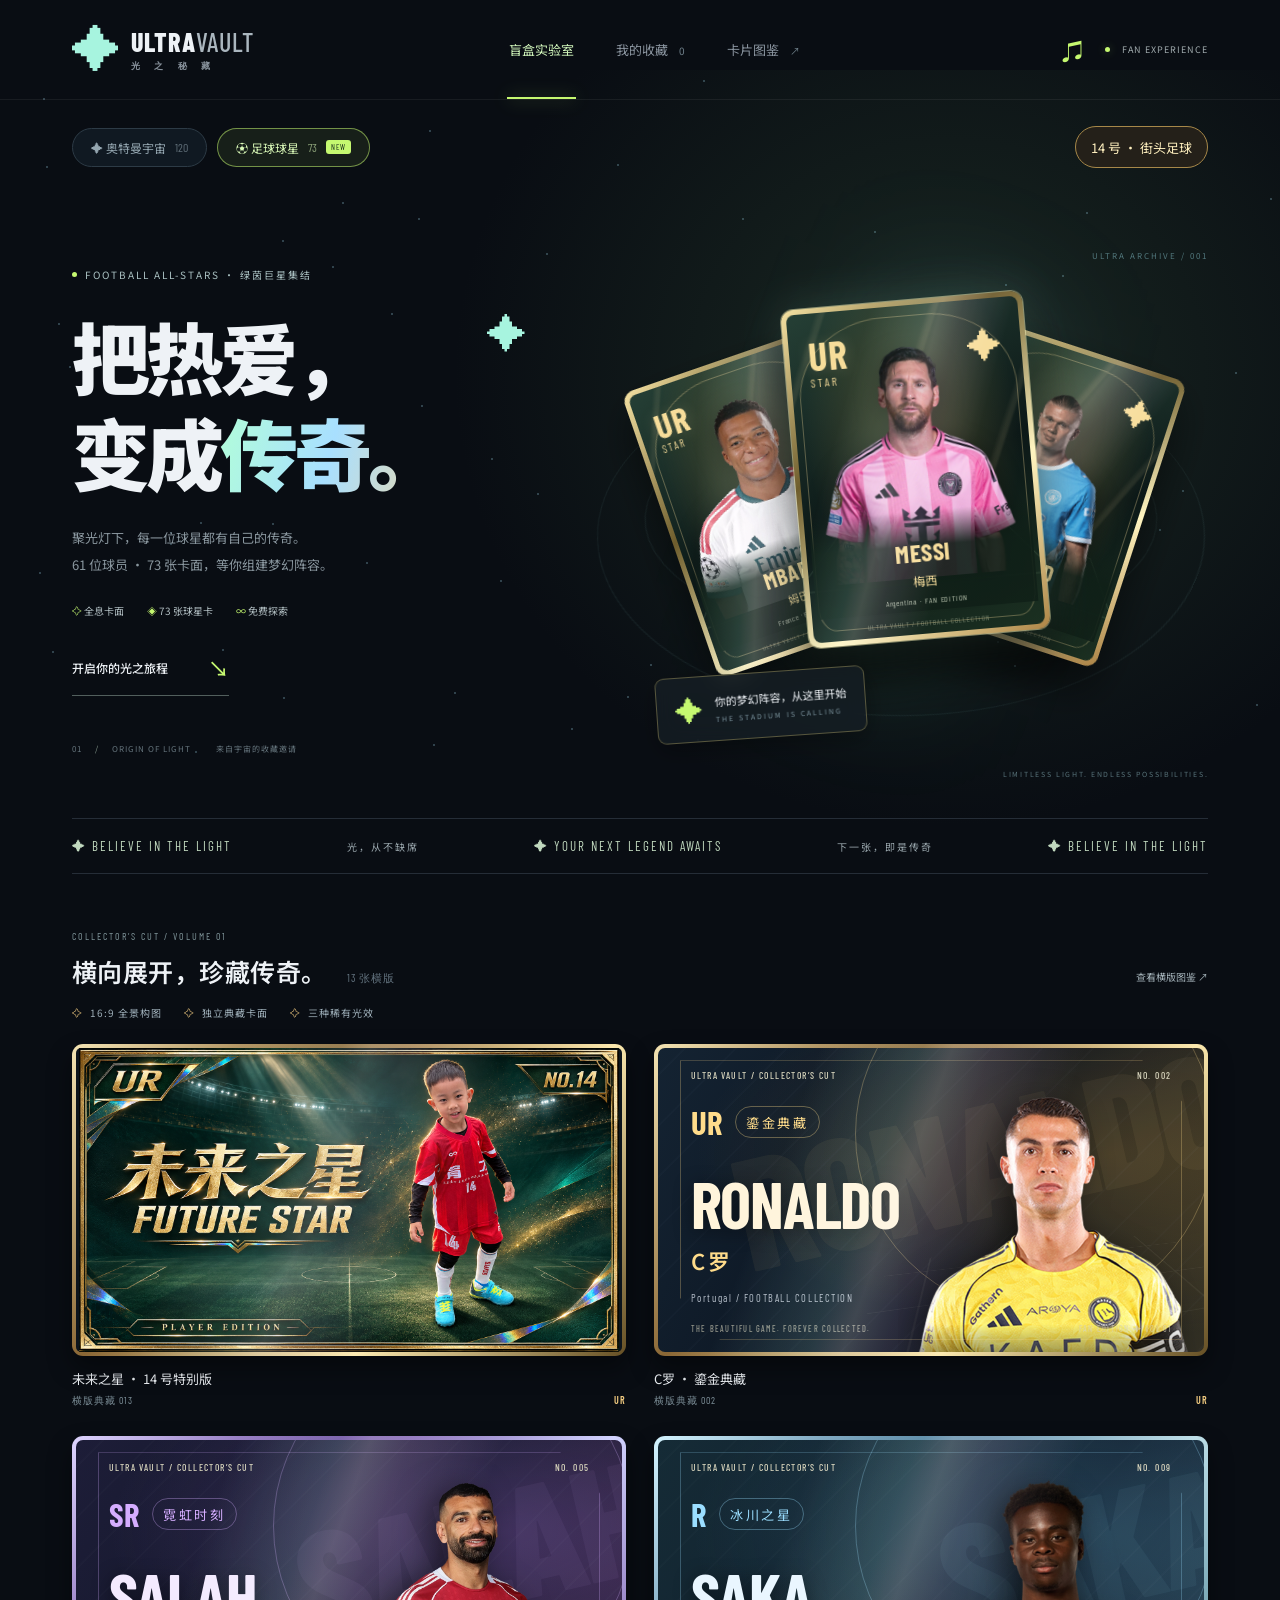
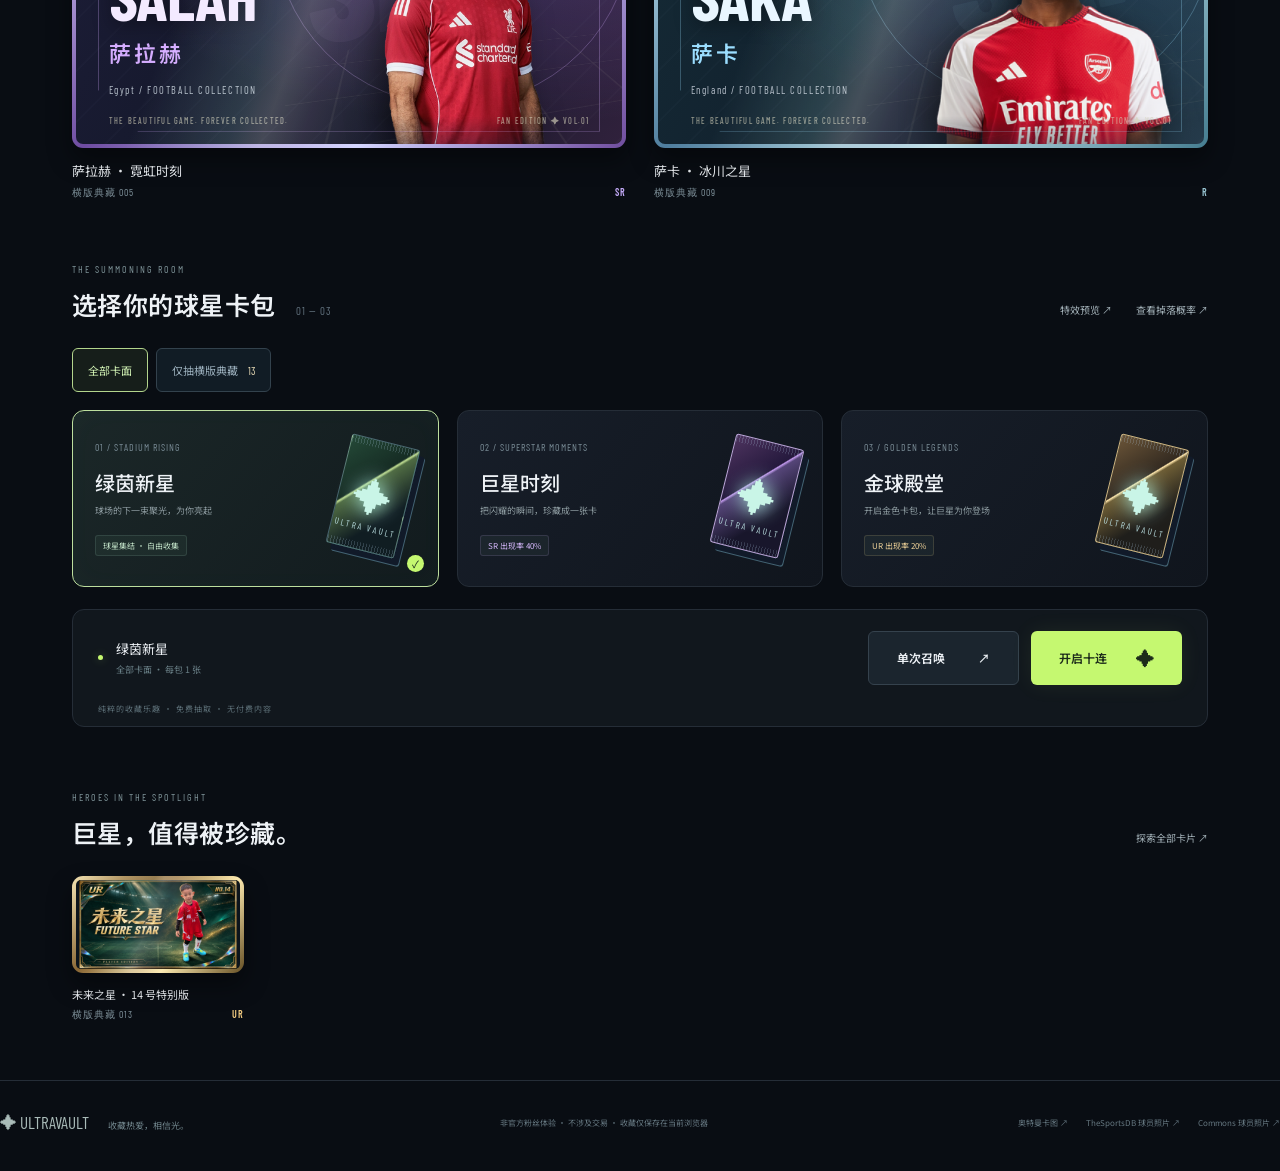
<file: index.html>
<!DOCTYPE html>
<html lang="zh-CN"><head><meta charset="UTF-8"><meta name="viewport" content="width=device-width,initial-scale=1"><meta name="theme-color" content="#090d13"><meta name="description" content="光之秘藏 ULTRA VAULT，足球球星与奥特曼卡片盲盒。193 张卡片，单抽十连、全息动效与收藏图鉴。"><title>光之秘藏 · 球星与奥特曼抽卡</title><link rel="stylesheet" href="style.css?v=stars-60"><link rel="stylesheet" href="experience.css?v=future-star"></head>
<body>
<div class="ambient"></div><div id="stars" aria-hidden="true"></div>
<header><a class="brand" href="#" aria-label="光之秘藏首页"><span class="brand-symbol">✦</span><span>ULTRA<span class="light">VAULT</span><small>光 之 秘 藏</small></span></a><nav aria-label="主导航"><button class="nav active" data-view="draw">盲盒实验室</button><button class="nav" data-view="collection">我的收藏 <span id="nav-count">0</span></button><button class="nav" data-view="atlas">卡片图鉴 <span>↗</span></button></nav><div class="header-actions"><button id="sound" class="icon-button" aria-label="关闭音效" title="关闭音效">♫</button><span class="online-dot"></span><span class="edition">FAN EXPERIENCE</span></div></header>
<main>
<div class="universe-switch" aria-label="卡池分类"><button data-universe="ultra" aria-pressed="false">✦ 奥特曼宇宙 <span>120</span></button><button data-universe="football" aria-pressed="true">⚽ 足球球星 <span id="football-count">73</span><small>NEW</small></button><a class="shootout-link" href="street-football/">14 号 · 街头足球</a></div>
<section id="draw-view">
<div class="hero"><div class="hero-copy"><div class="eyebrow" id="hero-eyebrow"><span></span> M78 · 光之国传来神秘信号</div><h1 id="hero-headline">把光，<br>握在<span class="holo-text">手里。</span><i>✦</i></h1><p class="hero-description" id="hero-description">每一次开启，都是一次与光的相遇。<br>唤醒传奇英雄，让下一张奇迹为你而来。</p><div class="hero-tags"><span>✧ 全息卡面</span><span id="pool-size">◈ 传奇英雄</span><span>∞ 免费探索</span></div><a class="explore-link" href="#lab">开启你的光之旅程 <span>↘</span></a><div class="hero-index"><span>01 <b>/</b> ORIGIN OF LIGHT</span><span>来自宇宙的收藏邀请</span></div></div>
<div class="hero-art" id="hero-art"><div class="orbit orbit-one"></div><div class="orbit orbit-two"></div><div class="energy-beam"></div><span class="art-coordinate">ULTRA ARCHIVE / 001</span><div id="card-fan"></div><div class="floating-label"><span class="tiny-star">✦</span><div>下一张，会是传说吗？<small>THE LIGHT IS CALLING</small></div></div><span class="art-bottom">LIMITLESS LIGHT. ENDLESS POSSIBILITIES.</span></div></div>
<div class="ticker"><span>✦ BELIEVE IN THE LIGHT</span><span>光，从不缺席</span><span>✦ YOUR NEXT LEGEND AWAITS</span><span>下一张，即是传奇</span><span>✦ BELIEVE IN THE LIGHT</span></div>
<section id="landscape-showcase" class="landscape-showcase"><div class="section-heading"><div><span class="section-kicker">COLLECTOR’S CUT / VOLUME 01</span><h2>横向展开，珍藏传奇。<span id="landscape-showcase-count">13 张横版</span></h2></div><button class="text-button" id="browse-landscape">查看横版图鉴 ↗</button></div><div class="landscape-intro"><span>16:9 全景构图</span><span>独立典藏卡面</span><span>三种稀有光效</span></div><div id="landscape-gallery" class="landscape-gallery"></div></section>
<section class="lab" id="lab"><div class="section-heading"><div><span class="section-kicker">THE SUMMONING ROOM</span><h2 id="pack-heading">选择你的命运卡包<span>01 — 03</span></h2></div><div class="lab-tools"><button class="text-button" id="effects-preview">特效预览 ↗</button><button class="text-button" id="rates">查看掉落概率 ↗</button></div></div><div id="draw-format" class="draw-format" role="group" aria-label="抽卡卡面类型"><button data-draw-format="all" aria-pressed="true">全部卡面</button><button data-draw-format="landscape" aria-pressed="false">仅抽横版典藏 <span id="landscape-draw-count">13</span></button></div><div class="packs" id="packs"></div><div class="draw-console"><div class="chosen"><span class="console-dot"></span><div id="selected-label">星云启程<small>每包 1 张 · 自由探索</small></div></div><div class="draw-actions"><button class="secondary" id="draw-one">单次召唤 <span>↗</span></button><button class="primary" id="draw-ten">开启十连 <span>✦</span></button></div><button id="sound-mobile" class="mobile-sound" aria-label="关闭音效" aria-pressed="true">♫ 音效开</button><div class="console-note">纯粹的收藏乐趣 · 免费抽取 · 无付费内容</div></div></section>
<section class="featured"><div class="section-heading"><div><span class="section-kicker">HEROES IN THE SPOTLIGHT</span><h2 id="featured-heading">光芒，值得被珍藏。</h2></div><button class="text-button" id="view-atlas">探索全部卡片 ↗</button></div><div id="featured-cards" class="featured-grid"></div></section>
</section>
<section id="collection-view" class="other-view" hidden><div class="section-heading"><div><span class="section-kicker">YOUR PERSONAL UNIVERSE</span><h2>我的光之收藏<span id="collection-summary"></span></h2></div><button class="text-button" id="go-draw">继续召唤 ↗</button></div><div class="filters" id="collection-filters"></div><div id="collection-grid" class="catalog-grid"></div></section>
<section id="atlas-view" class="other-view" hidden><div class="section-heading"><div><span class="section-kicker">THE ULTRA ARCHIVE</span><h2>光之卡片图鉴<span id="atlas-summary"></span></h2></div><label class="search-box">⌕ <input id="search" placeholder="搜索球星、角色或卡片…" aria-label="搜索卡片"></label></div><p class="muted">切换卡池，探索奥特曼与足球球星。球星卡面为本站设计，所有等级与概率为体验设定。</p><div id="format-filters" class="filters" role="group" aria-label="图鉴卡面类型"></div><div id="atlas-grid" class="catalog-grid"></div></section>
</main>
<footer><div class="footer-brand">✦ ULTRAVAULT <span>收藏热爱，相信光。</span></div><p>非官方粉丝体验 · 不涉及交易 · 收藏仅保存在当前浏览器</p><div class="source-links"><a href="https://ultramancards.com/cards" target="_blank" rel="noopener">奥特曼卡图 ↗</a><a href="https://www.thesportsdb.com/" target="_blank" rel="noopener">TheSportsDB 球员照片 ↗</a><a href="https://commons.wikimedia.org/" target="_blank" rel="noopener">Commons 球员照片 ↗</a></div></footer>
<dialog id="modal"><div class="modal-inner"><button id="close-modal" class="close" aria-label="关闭">×</button><div id="modal-content"></div></div></dialog><div class="toast" id="toast" role="status"></div>
<script src="experience.js?v=stars-60"></script><script src="app.js?v=street-football"></script></body></html>
</file>
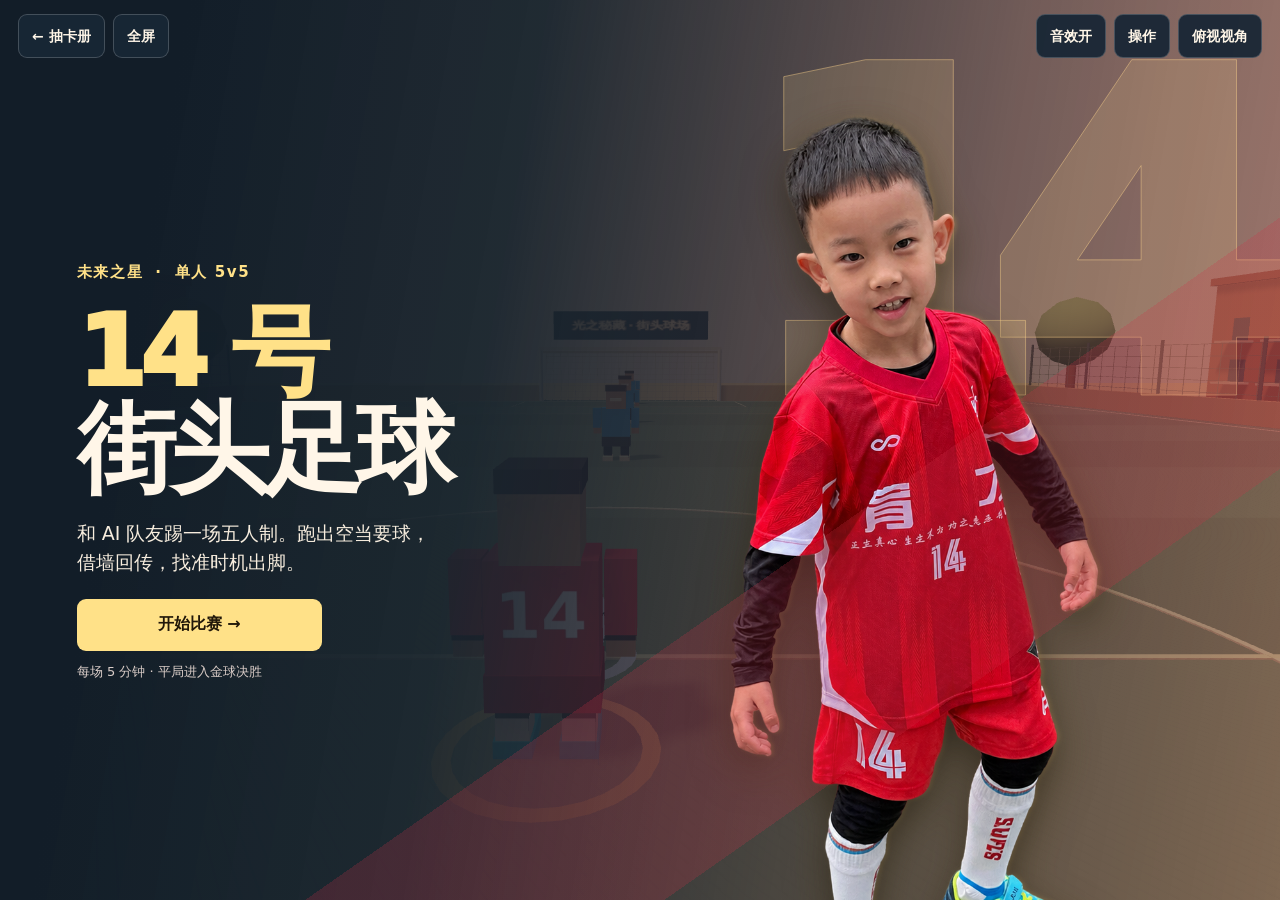
<file: street-football/index.html>
<!doctype html>
<html lang="zh-CN">
<head>
  <meta charset="utf-8">
  <meta name="viewport" content="width=device-width, initial-scale=1, viewport-fit=cover">
  <meta name="theme-color" content="#111b24">
  <meta name="apple-mobile-web-app-capable" content="yes">
  <meta name="apple-mobile-web-app-status-bar-style" content="black-translucent">
  <meta name="apple-mobile-web-app-title" content="14 号街头足球">
  <meta name="description" content="操控红衣 14 号，在 3D 街头球场和 AI 踢五人制足球。">
  <title>14 号 · 街头足球 | 光之秘藏</title>
  <link rel="manifest" href="./manifest.webmanifest">
  <link rel="stylesheet" href="./style.css?v=touch-recovery">
  <script type="importmap">{"imports":{"three":"./vendor/three.module.min.js"}}</script>
  <script type="module" src="./game.js?v=touch-recovery"></script>
</head>
<body>
  <main id="yakar-gol" data-screen="loading">
    <div id="yg-view">
      <div id="yg-labels" aria-hidden="true"></div>
      <header class="toolbar">
        <div class="toolbar-start">
          <a class="tool back" href="../">← 抽卡册</a>
          <button class="tool" id="yg-full" type="button" hidden>全屏</button>
        </div>
        <div class="toolbar-actions">
          <button class="tool" id="yg-sound" type="button" aria-label="切换音效">音效开</button>
          <button class="tool" id="yg-help-open" type="button">操作</button>
          <button class="tool" id="yg-cam" type="button" aria-label="切换镜头">俯视视角</button>
          <button class="tool" id="yg-pause-open" type="button" hidden>暂停</button>
        </div>
      </header>

      <section id="yg-home" class="home" aria-labelledby="game-title">
        <div class="home-content">
          <p class="match-format">未来之星 <b>·</b> 单人 5v5</p>
          <h1 id="game-title"><span>14 号</span>街头足球</h1>
          <p class="home-description">和 AI 队友踢一场五人制。跑出空当要球，借墙回传，找准时机出脚。</p>
          <button id="yg-start" class="primary" type="button" disabled>加载球场…</button>
          <p class="home-meta">每场 5 分钟 · 平局进入金球决胜</p>
        </div>
        <div class="hero" aria-hidden="true">
          <b>14</b>
          <img src="../assets/future-star/player.png" width="1086" height="1448" alt="" fetchpriority="high">
        </div>
      </section>

      <div id="yg-scoreboard" class="scoreboard" hidden>
        <div class="team red-team"><span>红队</span><b id="yg-blue-score">0</b><div class="pips"><span class="fires" id="yg-blue-fire"></span><span class="winds" id="yg-blue-wind"></span></div></div>
        <div class="clock"><b id="yg-timer">05:00</b><small id="yg-period">5v5</small></div>
        <div class="team blue-team"><span>蓝队</span><b id="yg-orange-score">0</b><div class="pips"><span class="fires" id="yg-orange-fire"></span><span class="winds" id="yg-orange-wind"></span></div></div>
      </div>
      <div id="yg-speed" hidden></div>
      <div id="yg-crosshair" aria-hidden="true" hidden>+</div>
      <div id="yg-charge" hidden><div class="charge-ring"></div><span id="yg-charge-text"></span></div>
      <div id="yg-overhead" hidden>
        <div id="yg-over-stun" class="over-row stun" hidden><span id="yg-over-stun-text"></span><div class="over-bar"><i id="yg-over-stun-fill"></i></div></div>
        <div id="yg-over-energy" class="over-row energy" hidden><span id="yg-over-energy-text"></span><div class="over-bar"><i id="yg-over-energy-fill"></i></div></div>
      </div>
      <div id="yg-cine" hidden><i class="cine-bar top"></i><i class="cine-bar bottom"></i><div class="cine-title"><strong id="yg-cine-title"></strong><span id="yg-cine-who"></span><div id="yg-cine-aim" class="cine-aim" hidden><i id="yg-cine-aim-fill"></i></div></div></div>
      <div id="yg-ballmark" hidden aria-hidden="true"><i></i></div>
      <div id="yg-message" role="status" hidden></div>
      <div id="yg-burn" hidden><strong>暂离球场</strong><span id="yg-burn-count"></span><small>稍后自动回场</small></div>

      <aside id="yg-player" class="player" aria-label="14 号状态" hidden>
        <div class="player-photo"><img src="../assets/future-star/player.png" alt="" width="1086" height="1448"></div>
        <div><div id="yg-side" class="player-name">14 号 · 红队</div><strong id="yg-ball-status">争抢球权</strong>
          <div class="energy" aria-label="体力"><span id="yg-energy-text">就绪</span><div class="meter"><i id="yg-energy-fill"></i></div></div>
        </div>
      </aside>

      <div id="yg-touch" hidden>
        <div class="touch-zone left" data-t="stick" aria-label="拖动左侧移动"></div>
        <div class="touch-zone right" data-t="look" aria-label="拖动右侧瞄准"></div>
        <div class="joystick-idle" aria-hidden="true"></div>
        <div id="yg-stick" aria-hidden="true" hidden><i></i></div>
        <div class="touch-buttons" aria-label="触屏操作">
          <button id="yg-t-sprint" class="tbtn sprint" type="button" data-t="sprint">冲刺</button>
          <button id="yg-t-jump" class="tbtn jump" type="button" data-t="jump">跳跃</button>
          <button id="yg-t-pass" class="tbtn pass" type="button" data-t="pass"><b class="when-ball">传球</b><small class="when-ball">长按火焰传球</small><b class="when-free">铲抢</b></button>
          <button id="yg-t-shoot" class="tbtn shoot" type="button" data-t="shoot"><b class="when-ball">射门</b><small class="when-ball">长按旋风射门</small><b class="when-free">要球</b></button>
        </div>
      </div>
      <div id="yg-rotate"><strong>请横过手机</strong><span>横屏后即可使用双手操作</span><a class="tool" href="../">返回抽卡册</a></div>
      <div id="yg-controls" class="desktop-only" hidden>WASD 移动 · 左键射门或要球 · 右键传球或铲抢 · Shift 冲刺 · 空格跳跃</div>

      <section id="yg-help" class="overlay" role="dialog" aria-modal="true" aria-labelledby="help-title" hidden>
        <div class="card">
          <h2 id="help-title">怎么踢</h2>
          <p id="yg-fullscreen-note" hidden>iPhone 可在 Safari 的分享菜单中选择「添加到主屏幕」，再从主屏幕横屏打开。其他手机可用系统浏览器打开后点「全屏」。</p>
          <dl class="touch-only">
            <dt>移动</dt><dd>在屏幕左侧按住并拖动。默认俯视，瞄准方向跟随移动方向。</dd>
            <dt>射门 / 要球</dt><dd>有球时点按射门，长按约 1 秒蓄力后松开。没球时向 AI 队友要球。</dd>
            <dt>传球 / 铲抢</dt><dd>有球时点按传球，长按蓄力打出火焰传球。没球时向球铲抢。</dd>
            <dt>冲刺 / 跳跃</dt><dd>冲刺和铲抢共用体力。跳起可以避开火焰传球。</dd>
            <dt>镜头</dt><dd>右上角切换视角。肩后视角可在右半屏滑动瞄准。</dd>
          </dl>
          <dl class="desktop-only">
            <dt>WASD、方向键</dt><dd>移动。肩后视角用鼠标瞄准，俯视用鼠标指向目标。</dd>
            <dt>鼠标左键</dt><dd>有球时射门，长按可蓄力。没球时向 AI 队友要球。</dd>
            <dt>鼠标右键</dt><dd>有球时传球，长按可蓄力。没球时铲抢。</dd>
            <dt>Shift、空格</dt><dd>冲刺、跳跃。V 切换视角，Esc 暂停。</dd>
          </dl>
          <p>球碰墙会弹回。每队各有 5 次火焰传球和旋风射门，剩余次数显示在比分牌上。</p>
          <button id="yg-help-close" class="primary" type="button">知道了</button>
        </div>
      </section>

      <section id="yg-pause" class="overlay" role="dialog" aria-modal="true" aria-labelledby="pause-title" hidden>
        <div class="card menu-card">
          <h2 id="pause-title">比赛暂停</h2>
          <button id="yg-resume" class="primary" type="button">继续比赛</button>
          <div class="menu-actions">
            <button id="yg-restart" type="button">重新开球</button><button id="yg-pause-help" type="button">操作说明</button>
            <button id="yg-pause-sound" type="button">音效开</button><button id="yg-menu" type="button">回到赛前</button>
          </div>
          <a class="tool" href="../">返回抽卡册</a>
        </div>
      </section>

      <section id="yg-results" class="overlay" role="dialog" aria-modal="true" aria-labelledby="yg-result-title" hidden>
        <div class="card result-card">
          <h2 id="yg-result-title"></h2>
          <div id="yg-final-score" aria-label="最终比分"></div>
          <div class="table-wrap" tabindex="0" aria-label="球员数据">
            <table><thead><tr><th>球员</th><th>进球</th><th>传球</th><th>火焰命中</th><th>抢断</th><th>扑救</th></tr></thead><tbody id="yg-stats"></tbody></table>
          </div>
          <div class="menu-actions"><button id="yg-again" class="primary" type="button">再踢一场</button><button id="yg-result-menu" type="button">回到赛前</button></div>
        </div>
      </section>
      <div id="game-error" class="overlay" hidden><div class="card menu-card"><h2>球场加载失败</h2><p>请刷新重试，或使用支持 WebGL 的浏览器。</p><a class="tool" href="../">返回抽卡册</a></div></div>
      <noscript><div class="overlay">请启用 JavaScript 后再进入球场。</div></noscript>
    </div>
  </main>
</body>
</html>
</file>
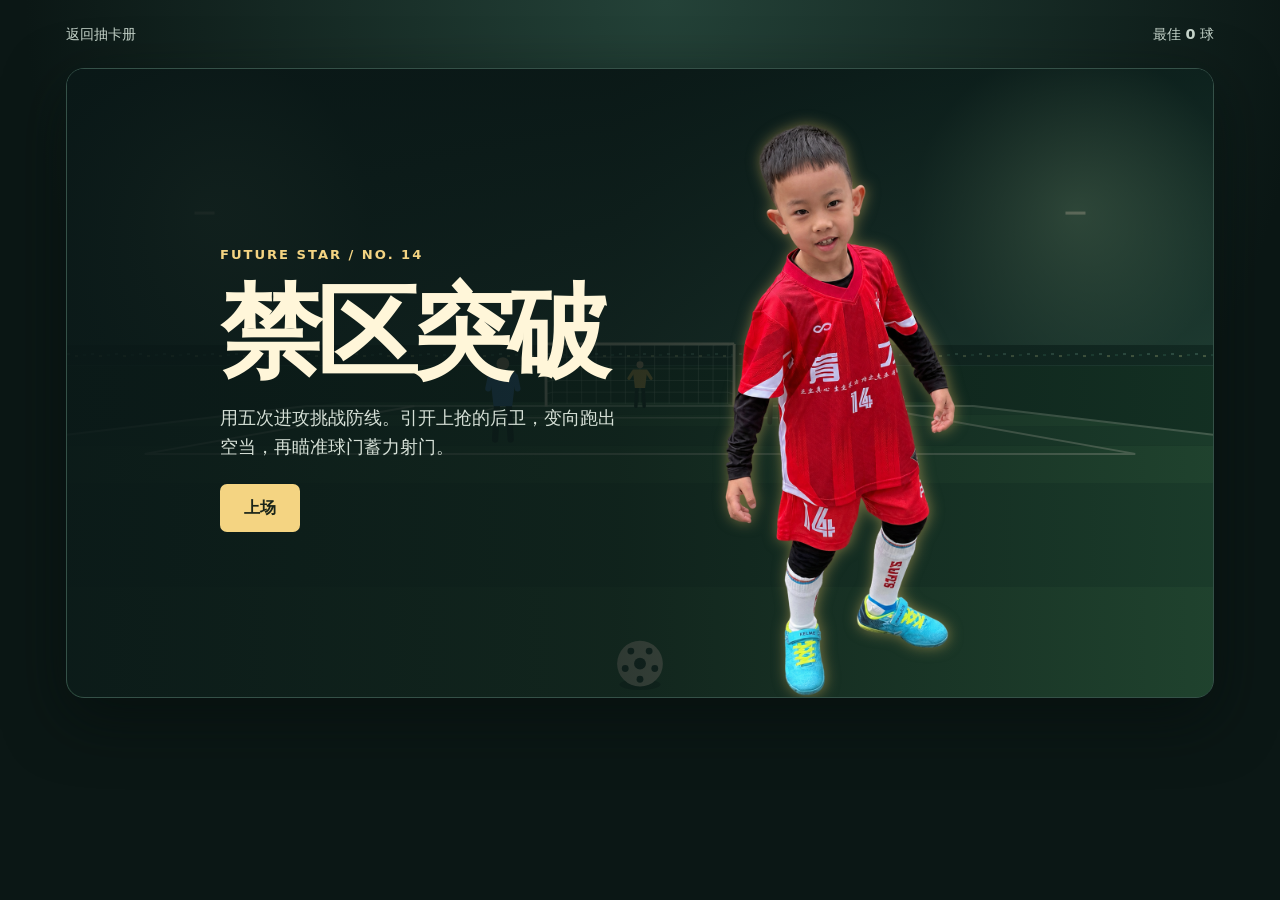
<file: shootout.html>
<!doctype html>
<html lang="zh-CN">
<head>
  <meta charset="utf-8">
  <meta name="viewport" content="width=device-width, initial-scale=1">
  <meta name="theme-color" content="#0b1715">
  <title>14 号 · 禁区突破 | 光之秘藏</title>
  <link rel="stylesheet" href="shootout.css?v=breakthrough">
  <script src="shootout.js?v=breakthrough" defer></script>
</head>
<body>
  <main class="game">
    <header>
      <a href="./">返回抽卡册</a>
      <button id="mouse-lock" type="button" hidden>锁定鼠标视角</button>
      <div>最佳 <strong id="record">0</strong> 球</div>
    </header>
    <section class="arena" aria-label="第一人称足球突破">
      <canvas id="pitch" aria-label="第一人称足球场"></canvas>
      <div id="hud" class="hud" hidden>
        <div class="counter">进球 <strong id="score">0</strong></div>
        <div class="counter">进攻 <strong id="attempts">1 / 5</strong></div>
        <div class="counter clock">剩余 <strong id="clock">20</strong></div>
      </div>
      <div id="crosshair" hidden aria-hidden="true"></div>
      <div id="outcome" class="outcome" hidden></div>
      <div id="overlay" class="overlay">
        <div class="intro">
          <section>
            <p class="eyebrow">FUTURE STAR / NO. 14</p>
            <h1>禁区突破</h1>
            <p id="intro-text">用五次进攻挑战防线。引开上抢的后卫，变向跑出空当，再瞄准球门蓄力射门。</p>
            <button id="start" class="primary" type="button">上场</button>
          </section>
          <img src="assets/future-star/player.png" alt="身穿红色 14 号球衣的未来之星">
        </div>
      </div>
      <div id="touch" hidden>
        <div id="joystick" aria-label="触屏移动"><i></i></div>
        <div class="touch-actions">
          <button type="button" id="feint">变向</button>
          <button type="button" id="sprint">冲刺</button>
          <button type="button" id="kick" class="primary">射门</button>
        </div>
      </div>
    </section>
    <div id="controls" class="controls" hidden>
      <div class="player"><span>14</span><div><strong>未来之星</strong><div id="status" role="status">观察后卫，找空当。</div></div></div>
      <div class="meters">
        <div class="meter"><span>体力</span><div><i id="stamina"></i></div></div>
        <div class="meter power"><span>力度</span><div><i id="power"></i></div></div>
      </div>
    </div>
    <p id="help" class="help" hidden><span class="desktop-help"><kbd>WASD</kbd> 带球 · 拖动或 <kbd>方向键</kbd> 转视角 · <kbd>Shift</kbd> 冲刺 · <kbd>Q</kbd> 侧向变向 · 按住 <kbd>空格</kbd> 蓄力，松开射门</span><span class="touch-help">左侧摇杆带球，拖动场地转视角。按住射门蓄力，松开出脚。</span></p>
  </main>
</body>
</html>
</file>
<file: style.css>
@import url('https://fonts.googleapis.com/css2?family=Barlow+Condensed:wght@500;600;700;800&family=Noto+Sans+SC:wght@400;500;600;700;800;900&display=swap');
:root{--bg:#090d13;--panel:#11161e;--line:#252d37;--ink:#eef2f6;--muted:#88929f;--cyan:#a7f4df;--accent:#c5f870;--gold:#f3cc81}*{box-sizing:border-box}html{scroll-behavior:smooth}body{margin:0;color:var(--ink);background:var(--bg);font-family:'Noto Sans SC',Arial,sans-serif;font-size:14px}button,input,a{-webkit-tap-highlight-color:transparent}button{font:inherit;cursor:pointer}button:disabled{cursor:wait;opacity:.6}button,a,input{outline-offset:5px}button:focus-visible,a:focus-visible,input:focus-visible{outline:2px solid var(--accent)}a{color:inherit;text-decoration:none}button{color:inherit}button,dialog{border:0}.ambient{position:absolute;top:70px;right:0;width:70%;height:820px;background:radial-gradient(ellipse at 63% 37%,#10313b66,transparent 62%);pointer-events:none}#stars{position:absolute;inset:80px 0 auto;height:680px;overflow:hidden;pointer-events:none}#stars i{position:absolute;width:2px;height:2px;background:#a4d9ed;border-radius:50%;opacity:.35}header{height:100px;max-width:1440px;padding:0 5.6%;margin:auto;display:flex;align-items:center;justify-content:space-between;border-bottom:1px solid #ffffff10;position:relative;z-index:2}.brand{display:flex;gap:11px;align-items:center;font-family:'Barlow Condensed',sans-serif;font-size:26px;font-weight:800;letter-spacing:1px}.brand-symbol{font-size:47px;color:var(--cyan);line-height:1}.light{font-weight:500;color:#aab6be}.brand small{display:block;font-family:Arial,sans-serif;letter-spacing:6px;font-size:9px;color:#87919b;margin-top:3px}nav{display:flex;gap:38px;height:100%;align-items:stretch}.nav{position:relative;background:none;color:#8a949f;font-size:13px;padding:0 2px}.nav.active{color:#d2f7bc}.nav.active:after{content:'';position:absolute;bottom:0;left:0;right:0;height:2px;background:var(--accent);box-shadow:0 0 18px #c5f87077}.nav span{font-size:10px;margin-left:8px;color:#70818b}.header-actions{display:flex;gap:12px;align-items:center}.icon-button{background:none;font-size:23px;color:#a2b1ba;padding:8px}.online-dot,.console-dot{width:5px;height:5px;border-radius:50%;background:var(--accent);box-shadow:0 0 10px #c5f87055}.edition{font-size:9px;letter-spacing:1px;color:#a1abae}main{max-width:1440px;margin:auto;padding:0 5.6%;position:relative}.hero{display:grid;grid-template-columns:46% 54%;min-height:650px;align-items:center;gap:0}.hero-copy{padding-top:35px}.eyebrow{font-size:10px;letter-spacing:2px;color:#a9c0c1;display:flex;align-items:center;gap:8px}.eyebrow span{height:5px;width:5px;background:var(--accent);border-radius:50%}h1{font-size:78px;line-height:1.23;letter-spacing:-4px;font-weight:900;margin:26px 0 24px;position:relative}h1 i{font-style:normal;font-size:40px;font-weight:400;position:absolute;top:0;margin-left:45px;color:var(--cyan)}.holo-text{background:linear-gradient(105deg,#b2ffd8,#a8dfff 50%,#eed7a8);background-clip:text;-webkit-background-clip:text;color:transparent}.hero-description{line-height:2.1;font-size:13px;color:#89969e}.hero-tags{display:flex;gap:23px;color:#b0bdc1;font-size:10px;margin:24px 0 34px}.hero-tags span:first-letter{color:var(--accent)}.explore-link{display:inline-flex;align-items:center;gap:40px;font-size:12px;font-weight:500;border-bottom:1px solid #afc9bc70;padding:0 0 12px}.explore-link span{color:var(--accent);font-size:21px}.hero-index{display:flex;gap:25px;font-size:8px;letter-spacing:1px;color:#65747c;margin-top:47px}.hero-index b{font-weight:400;color:#84978c;margin:0 10px}.hero-art{position:relative;height:585px;perspective:1000px;isolation:isolate}.orbit{position:absolute;border:1px solid #94e2de14;border-radius:50%;width:500px;height:500px;left:50%;top:50%;transform:translate(-50%,-50%) rotateX(63deg) rotateZ(-28deg)}.orbit-two{width:590px;height:590px;transform:translate(-50%,-50%) rotateX(55deg) rotateZ(28deg)}.energy-beam{position:absolute;top:16%;left:40%;width:150px;height:370px;background:linear-gradient(20deg,#65ffb033,#80beff22);filter:blur(65px);transform:rotate(20deg)}.art-coordinate{position:absolute;top:49px;right:0;color:#52787d;font-size:8px;letter-spacing:2px}.hero-card{position:absolute;width:215px;aspect-ratio: .714;border-radius:12px;top:130px;left:50%;padding:5px;background:linear-gradient(130deg,#e5d596,#8293b5,#8a6bda,#b3deba);box-shadow:0 24px 45px #0009;transition:transform .4s;will-change:transform}.hero-card img{width:100%;height:100%;object-fit:cover;border-radius:8px}.hero-card:after,.card-shell:after{content:'';position:absolute;inset:0;pointer-events:none;border-radius:inherit;background:linear-gradient(110deg,transparent 25%,#b9fff326 40%,#ffffff36 45%,#ffd1ff22 51%,transparent 65%);mix-blend-mode:screen}.hero-card:nth-child(1){transform:translateX(-110%) translateY(20px) rotate(-19deg);z-index:1}.hero-card:nth-child(2){transform:translateX(14%) translateY(11px) rotate(18deg);z-index:2}.hero-card:nth-child(3){width:242px;top:99px;transform:translateX(-44%) rotate(-5deg);z-index:3;box-shadow:0 0 0 1px #eee8ae88,0 0 44px #96dfbb27,0 35px 45px #000a}.hero-art:hover .hero-card:nth-child(3){transform:translateX(-44%) rotate(0) translateY(-12px)}.hero-card .hero-rarity{position:absolute;right:14px;top:14px;background:#0c112bdd;border:1px solid #e4e6c766;color:#f8e6ab;padding:4px 9px;border-radius:5px;font-family:'Barlow Condensed';font-size:16px;letter-spacing:2px}.floating-label{position:absolute;left:10%;bottom:48px;display:flex;align-items:center;gap:12px;z-index:4;transform:rotate(-4deg);padding:12px 18px;background:#141d23cc;backdrop-filter:blur(12px);border:1px solid #809ca23b;border-radius:9px;font-size:11px;box-shadow:0 8px 25px #0005}.floating-label small{display:block;font-size:7px;letter-spacing:2px;color:#7a929c;margin-top:5px}.tiny-star{font-size:28px;color:var(--accent)}.art-bottom{position:absolute;bottom:7px;right:0;color:#58737a;font-size:7px;letter-spacing:1.7px}.ticker{display:flex;align-items:center;justify-content:space-between;gap:32px;white-space:nowrap;overflow:hidden;border-top:1px solid var(--line);border-bottom:1px solid var(--line);padding:19px 0;color:#9aa7ad;font-size:10px;letter-spacing:2px}.ticker span:nth-child(odd){color:#c1d9bf;font-family:'Barlow Condensed';font-size:13px}.lab{padding-top:57px;scroll-margin-top:25px}.section-heading{display:flex;align-items:end;justify-content:space-between;gap:20px;margin-bottom:26px}.section-kicker{font-family:'Barlow Condensed';color:#7e9398;font-size:10px;letter-spacing:2px}h2{font-size:25px;font-weight:600;letter-spacing:.5px;margin:9px 0 0}h2>span{font-family:'Barlow Condensed';font-size:11px;color:#63737f;font-weight:400;margin-left:20px;letter-spacing:1px}.text-button{background:none;padding:5px 0;font-size:10px;color:#a2b0b7}.text-button:hover{color:var(--accent)}.packs{display:grid;grid-template-columns:repeat(3,1fr);gap:18px}.pack-option{text-align:left;position:relative;overflow:hidden;background:linear-gradient(130deg,#171e29,#10151d);border:1px solid var(--line);border-radius:12px;padding:20px 22px;min-height:177px;transition:.25s}.pack-option:hover{border-color:#80918b;transform:translateY(-3px)}.pack-option.selected{border-color:#bddf9e;background:linear-gradient(130deg,#1b2728,#121b1e);box-shadow:inset 0 0 30px #a8f5ba05}.pack-option.selected:after{content:'✓';position:absolute;right:14px;bottom:14px;border-radius:50%;background:var(--accent);color:#16231a;font-size:10px;width:17px;height:17px;text-align:center;line-height:17px}.pack-index{font-family:'Barlow Condensed';font-size:10px;color:#778993;letter-spacing:1px}.pack-option h3{margin:15px 0 7px;font-size:20px;font-weight:500;position:relative;z-index:1}.pack-option p{font-size:9px;color:#8c9a9f;margin:0;position:relative;z-index:1}.pack-badge{display:inline-block;margin-top:18px;padding:4px 7px;background:#a1f4c00c;color:#bfdfc5;border:1px solid #8bbaa72a;border-radius:3px;font-size:8px}.pack-mini{position:absolute;right:30px;top:29px;width:70px;height:112px;transform:rotate(14deg);background:linear-gradient(135deg,#284459,#1b3244 38%,#70bdc3 39%,#325e69 41%,#101d34 70%);border:1px solid #a0d7e660;border-radius:3px;box-shadow:6px 6px 0 #111a29,7px 7px 0 #426272;display:flex;justify-content:center;align-items:center}.pack-mini:before,.pack-mini:after{content:'';position:absolute;left:0;right:0;height:7px;background:repeating-linear-gradient(90deg,#b5d3ec33 0 1px,transparent 1px 3px)}.pack-mini:before{top:0}.pack-mini:after{bottom:0}.pack-mini span{font-size:39px;color:#c9f5e7;text-shadow:0 0 20px #baffef}.pack-mini b{position:absolute;bottom:17px;font:9px 'Barlow Condensed';letter-spacing:2px;color:#b7dbdd}.pack-option:nth-child(2) .pack-mini{background:linear-gradient(135deg,#4e345f,#25193d 38%,#c198ec 39%,#554578 41%,#18162b 70%);border-color:#bca4d9}.pack-option:nth-child(3) .pack-mini{background:linear-gradient(135deg,#6b5538,#342b21 38%,#ffe5a9 39%,#6d5d35 41%,#1f1e1b 70%);border-color:#ceb57f}.pack-option:nth-child(2) .pack-badge{color:#d6b8fc;border-color:#b59ad72a}.pack-option:nth-child(3) .pack-badge{color:#f0d399;border-color:#e3c9822a}.draw-console{position:relative;display:flex;align-items:center;justify-content:space-between;margin-top:22px;padding:21px 25px 41px;background:#11171d;border:1px solid var(--line);border-radius:12px}.chosen{display:flex;align-items:center;gap:13px;font-size:13px}.chosen small{display:block;font-size:9px;color:#697f86;margin-top:5px}.draw-actions{display:flex;gap:12px}.primary,.secondary{border-radius:6px;padding:14px 28px;font-size:12px;font-weight:600;min-width:151px;display:inline-flex;align-items:center;justify-content:space-between;gap:26px}.primary{background:var(--accent);color:#1c2b1a;box-shadow:0 0 22px #c5f87013}.primary:hover{background:#dcff9d}.primary span{font-size:18px}.secondary{background:#1b252e;border:1px solid #35424d}.secondary:hover{border-color:#b1c3b4}.console-note{position:absolute;bottom:12px;left:25px;color:#5d7078;font-size:8px;letter-spacing:1px}.featured{padding:58px 0}.featured-grid{display:grid;grid-template-columns:repeat(6,1fr);gap:20px}.card-item{background:none;text-align:left;padding:0;min-width:0;position:relative}.card-shell{position:relative;aspect-ratio:.714;border-radius:8px;padding:3px;background:linear-gradient(130deg,#748999,#334052,#d3a9bf,#536978);box-shadow:0 12px 24px #0006;transition:transform .3s,box-shadow .3s}.card-shell img{width:100%;height:100%;object-fit:cover;border-radius:5px;display:block}.card-item:hover .card-shell{transform:translateY(-8px) rotate(2deg);box-shadow:0 10px 28px #9cdfc022}.card-item .card-name{font-size:11px;margin-top:13px;white-space:nowrap;overflow:hidden;text-overflow:ellipsis}.card-code{font-family:'Barlow Condensed';color:#7b8d96;font-size:10px;letter-spacing:1px;margin-top:6px;display:flex;justify-content:space-between}.rarity{color:#c5acfa;font-weight:600}.rarity.UR{color:var(--gold)}.rarity.R{color:#9ac7d4}.quantity{position:absolute;right:9px;top:9px;z-index:2;border:1px solid #b3d4c477;border-radius:4px;padding:2px 6px;background:#0b1219dd;font-size:10px;color:#d0ffd9}.locked{filter:grayscale(.7);opacity:.6}.other-view{min-height:75vh;padding:65px 0}.catalog-grid{display:grid;grid-template-columns:repeat(6,1fr);gap:35px 24px;margin-top:30px}.muted{color:var(--muted);font-size:12px;line-height:1.8}.search-box{border:1px solid var(--line);padding:10px 14px;border-radius:6px;color:var(--cyan)}.search-box input{border:0;background:none;color:white;width:160px;padding-left:8px;font:inherit;font-size:12px}.filters{display:flex;gap:10px;margin-top:30px}.filter{background:#151d25;border:1px solid var(--line);padding:7px 16px;border-radius:20px;font-size:11px;color:#a6b4bb}.filter.active{border-color:#bbde9d;color:var(--accent)}.empty{grid-column:1/-1;padding:90px 20px;text-align:center;color:#81969e}.empty .empty-star{font-size:60px;color:#4c786f;margin-bottom:18px}.empty button{margin-top:20px}footer{max-width:1280px;margin:auto;border-top:1px solid var(--line);padding:28px 0 35px;display:flex;align-items:center;justify-content:space-between;color:#657780;font-size:8px;gap:20px}.footer-brand{font:17px 'Barlow Condensed';color:#aabcb9}.footer-brand span{font:9px 'Noto Sans SC';margin-left:16px;color:#6f838a}footer a{white-space:nowrap}dialog{padding:0;border:1px solid #52666a;border-radius:18px;background:#0f1720;color:var(--ink);width:min(1100px,94vw);max-height:90vh;overflow:auto;box-shadow:0 0 120px #72ded21a}dialog::backdrop{background:#02060de8;backdrop-filter:blur(14px)}.modal-inner{padding:45px;position:relative;text-align:center}.close{position:absolute;right:16px;top:10px;font-size:30px;color:#9fb1b8;background:none;z-index:10}.modal-kicker{font:11px 'Barlow Condensed';letter-spacing:3px;color:var(--accent)}.modal-inner h2{margin:10px 0 15px}.result-grid{display:grid;grid-template-columns:repeat(5,1fr);gap:22px;margin:28px 0}.result-grid.single{grid-template-columns:225px;justify-content:center}.result-card{position:relative;opacity:0;animation:reveal .65s forwards;animation-delay:var(--delay);transform-origin:center}.result-card .card-shell{box-shadow:0 0 25px #cebf7722}.result-card .card-name{text-align:center}.result-card .card-code{justify-content:center;gap:15px}.result-card .new-badge{font-size:8px;color:#19291b;position:absolute;left:9px;top:9px;padding:3px 6px;border-radius:3px;background:var(--accent);z-index:2}.modal-actions{display:flex;justify-content:center;gap:12px;margin-top:25px}.summon-stage{height:430px;display:flex;flex-direction:column;align-items:center;justify-content:center;position:relative;overflow:hidden}.summon-stage:before{content:'';position:absolute;inset:0;background:repeating-conic-gradient(from 0deg,transparent 0deg 20deg,#9dffd51a 21deg 22deg,transparent 23deg 40deg);animation:spin 10s linear infinite;mask-image:radial-gradient(black,transparent 70%)}.summon-pack{width:155px;height:245px;position:relative;border:2px solid #a8f8cb;background:linear-gradient(140deg,#103039,#233b60,#3f6e68,#171d30);border-radius:5px;box-shadow:0 0 70px #7bffcd55;display:flex;flex-direction:column;align-items:center;justify-content:center;animation:shake 1s infinite}.summon-pack strong{font-size:80px;color:#c7ffe5}.summon-pack span{font:20px 'Barlow Condensed';letter-spacing:4px}.summon-stage p{color:var(--cyan);font-size:12px;margin-top:25px;letter-spacing:3px}.rates-table{width:min(600px,100%);border-collapse:collapse;margin:30px auto;text-align:left;font-size:12px}.rates-table th,.rates-table td{padding:16px 10px;border-bottom:1px solid var(--line)}.rates-table th{color:#8faaa9;font-weight:400}.card-detail{display:flex;align-items:center;justify-content:center;gap:50px;text-align:left;padding:20px}.card-detail .detail-image{width:270px;border-radius:12px;padding:5px;background:linear-gradient(130deg,#d4c77d,#8ee8ee,#d5a7de);box-shadow:0 0 55px #97eac525}.detail-image img{width:100%;display:block;border-radius:8px}.detail-copy h2{font-size:30px}.detail-copy p{color:#9dafb5;font-size:12px;line-height:2}.detail-copy .rarity{font:35px 'Barlow Condensed'}.toast{position:fixed;bottom:30px;left:50%;transform:translate(-50%,20px);opacity:0;background:#daeecf;color:#193120;border-radius:7px;padding:12px 24px;font-size:12px;z-index:30;transition:.3s;pointer-events:none}.toast.visible{opacity:1;transform:translate(-50%,0)}@keyframes reveal{from{opacity:0;transform:perspective(500px) rotateY(95deg) translateY(20px)}to{opacity:1;transform:perspective(500px) rotateY(0) translateY(0)}}@keyframes spin{to{transform:rotate(360deg)}}@keyframes shake{0%,100%{transform:rotate(-3deg) translateY(0)}50%{transform:rotate(3deg) translateY(-7px)}}@media(min-width:1500px){.hero{min-height:710px}.hero-art{transform:scale(1.08)}}@media(max-width:1100px){h1{font-size:65px}.hero-card{width:180px}.hero-card:nth-child(3){width:210px}.hero-art{height:530px}.hero{min-height:600px}.hero-tags{gap:12px}.pack-mini{right:15px;opacity:.8}.pack-option{padding:18px}.pack-option h3{font-size:18px}.featured-grid{gap:13px}.catalog-grid{grid-template-columns:repeat(4,1fr)}footer{margin:0 5.6%}.edition{display:none}nav{gap:23px}}@media(max-width:760px){header{height:80px;padding:0 6%}.brand{font-size:23px}.brand-symbol{font-size:34px}.brand small{font-size:7px;letter-spacing:4px}nav{gap:18px}.nav{font-size:11px}.nav span{display:none}.header-actions{display:none}main{padding:0 6%}.hero{display:flex;flex-direction:column;align-items:stretch;min-height:auto}.hero-copy{padding-top:45px}.eyebrow{font-size:9px}h1{font-size:61px;line-height:1.15;margin:23px 0 20px}h1 br{display:none}h1 i{display:none}.hero-description{font-size:12px}.hero-tags{margin:20px 0;gap:22px}.explore-link{font-size:11px;gap:23px}.hero-index{display:none}.hero-art{height:450px;margin:0 -10px}.hero-card{width:160px;top:105px}.hero-card:nth-child(3){width:190px;top:70px}.floating-label{bottom:30px;font-size:10px;left:9%}.art-coordinate{font-size:7px;top:35px;right:5%}.art-bottom{bottom:8px;font-size:6px;right:5%}.orbit{width:360px;height:360px}.orbit-two{width:410px;height:410px}.ticker{padding:15px 0;gap:25px;font-size:8px}.ticker span:nth-child(odd){font-size:11px}.lab{padding-top:36px}.section-heading{align-items:center;margin-bottom:22px}h2{font-size:20px}h2>span{font-size:9px;margin-left:12px}.section-kicker{font-size:8px}.text-button{font-size:9px}.packs{grid-template-columns:1fr;gap:12px}.pack-option{min-height:132px;padding:15px 19px}.pack-option h3{margin-top:8px}.pack-badge{margin-top:11px}.pack-mini{width:58px;height:91px;right:43px;top:17px;opacity:1}.pack-mini span{font-size:29px}.pack-mini b{font-size:7px;bottom:13px}.pack-index{font-size:8px}.draw-console{flex-wrap:wrap;padding:19px 17px 39px;gap:20px}.draw-actions{width:100%}.draw-actions button{flex:1;padding:13px 17px;min-width:0;font-size:11px;gap:12px}.console-note{left:17px;font-size:7px}.chosen{font-size:12px}.featured{padding:38px 0}.featured-grid{grid-template-columns:repeat(3,1fr);gap:23px 12px}.card-name{font-size:10px!important}.card-code{font-size:8px}.catalog-grid{grid-template-columns:repeat(3,1fr);gap:24px 12px}.other-view{padding:40px 0}.other-view .section-heading{flex-wrap:wrap}.search-box{width:100%;margin-top:8px}.search-box input{width:85%}.other-view h2 span{display:block;margin:8px 0 0}.modal-inner{padding:40px 20px 25px}.result-grid{grid-template-columns:repeat(2,1fr);gap:22px 15px}.result-grid.single{grid-template-columns:200px}.modal-actions .primary,.modal-actions .secondary{min-width:0;padding:12px 15px;font-size:11px}.card-detail{flex-direction:column;gap:22px;text-align:center;padding:10px}.card-detail .detail-image{width:200px}.detail-copy h2{font-size:25px}.rates-table{font-size:9px}.rates-table td,.rates-table th{padding:12px 5px}footer{flex-wrap:wrap;gap:10px;padding-top:23px}footer p{line-height:1.8;margin:0}footer a{font-size:8px}.footer-brand{width:100%;margin-bottom:6px}.filters{gap:6px}.filter{padding:7px 13px;font-size:10px}}@media(prefers-reduced-motion:reduce){*,*:before,*:after{animation-duration:.01ms!important;animation-delay:0ms!important;transition:none!important}html{scroll-behavior:auto}}
@media(max-width:760px){.hero-art{overflow:hidden}h1{font-size:57px}h1 br{display:block}.hero-card:nth-child(1){transform:translateX(-101%) translateY(20px) rotate(-17deg)}.hero-card:nth-child(2){transform:translateX(-2%) translateY(11px) rotate(16deg)}}

.result-card{min-width:0}.result-card .card-item{width:100%}.result-grid{align-items:start}
.universe-switch{display:flex;gap:10px;padding-top:26px;align-items:center;position:relative;z-index:5}.universe-switch button{background:#101922;border:1px solid #2d3b46;border-radius:24px;padding:10px 18px;color:#94a6b0;display:flex;align-items:center;gap:9px;font-size:12px;transition:.25s}.universe-switch button.active{background:#c5f87013;border-color:#c5f87088;color:#d8f7b6}.universe-switch button span{font:12px 'Barlow Condensed';opacity:.6}.universe-switch small{font:8px 'Barlow Condensed';color:#172c1b;background:var(--accent);padding:2px 5px;border-radius:3px;letter-spacing:1px}body[data-universe=football] .ambient{background:radial-gradient(ellipse at 63% 37%,#32503766,transparent 62%)}body[data-universe=football] .hero-card{background:linear-gradient(140deg,#f5e2a3,#6e5d2d,#fff5c1,#ad8546)}body[data-universe=football] .floating-label{border-color:#e1cf7555}body[data-universe=football] .pack-mini{background:linear-gradient(135deg,#244937,#162c24 38%,#cfed9c 39%,#4f6b43 41%,#101d22 70%)}.football-shell{background:linear-gradient(135deg,#f9e7b3,#8b713d,#f3da8f);padding:3px;overflow:hidden}.football-shell.tier-SR{background:linear-gradient(135deg,#c2f3ff,#4e7f99,#91e4ed)}.football-shell.tier-R{background:linear-gradient(135deg,#cfb8f6,#655475,#a59ae5)}.football-face{--card-gold:#f7dd9a;position:relative;height:100%;width:100%;border-radius:6px;background:radial-gradient(ellipse at 50% 38%,#7b713d88,transparent 65%),linear-gradient(155deg,#253f35,#0c1817 55%,#1b3021);overflow:hidden;isolation:isolate;container-type:inline-size}.football-face.tier-SR{--card-gold:#b1edff;background:radial-gradient(ellipse at 50% 40%,#32647c88,transparent 65%),linear-gradient(150deg,#15313e,#0c161f 65%,#192e36)}.football-face.tier-R{--card-gold:#d6b9ff;background:radial-gradient(ellipse at 50% 40%,#66437e88,transparent 65%),linear-gradient(150deg,#2a2240,#111721 65%,#312440)}.football-face:before{content:'';position:absolute;inset:3%;border:1px solid #f1d69555;border-radius:40% 40% 8% 8% / 25% 25% 8% 8%;pointer-events:none;z-index:1}.football-face:after{content:'';position:absolute;left:-40%;top:-30%;width:180%;height:100%;background:repeating-linear-gradient(120deg,transparent 0 10%,#f4dda817 11% 11.5%,transparent 12% 20%);transform:rotate(-7deg);pointer-events:none}.pitch-lines{position:absolute;left:8%;right:8%;bottom:12%;height:30%;border:1px solid #bcebb426;transform:perspective(160px) rotateX(55deg)}.pitch-lines:after{content:'';position:absolute;width:35%;height:80%;top:10%;left:32%;border:1px solid #bcebb426;border-radius:50%}.football-face>img{position:absolute;width:100%;height:79%;left:0;top:4%;object-fit:contain!important;object-position:bottom center;z-index:2;filter:drop-shadow(0 8px 12px #0007);border-radius:0!important}.football-face.portrait>img{object-fit:cover!important;width:80%;left:10%;height:65%;top:9%;border-radius:36% 36% 0 0!important;mask-image:linear-gradient(#000 75%,transparent 100%)}.football-tier{position:absolute;top:8%;left:8%;z-index:3;font-family:'Barlow Condensed';font-weight:700;font-size:17cqw;color:var(--card-gold);line-height:.85;letter-spacing:1px;text-shadow:0 0 15px #ffe4a333}.football-tier small{display:block;font-size:5cqw;letter-spacing:2px;font-weight:400;margin-top:12%}.football-crest{position:absolute;top:6%;right:8%;color:var(--card-gold);font-size:15cqw;z-index:3}.football-caption{position:absolute;bottom:7%;left:2%;right:2%;padding:12% 3% 2%;text-align:center;z-index:4;background:linear-gradient(transparent,#102018e8 35%);color:var(--card-gold)}.football-caption strong{display:block;font-family:'Barlow Condensed';font-weight:700;font-size:11cqw;line-height:1.05;letter-spacing:.5px;overflow:hidden;text-overflow:ellipsis}.football-caption>span{display:block;font-size:5.2cqw;line-height:1.5;margin-top:3%}.football-caption>small{display:block;font-family:'Barlow Condensed';font-size:3.5cqw;color:#b9c3af;letter-spacing:.8px;margin-top:3%}.football-card-footer{position:absolute;bottom:2%;width:100%;text-align:center;color:#c2cbab88;font-family:'Barlow Condensed';font-size:3cqw;letter-spacing:1px;z-index:4}.football-hero .football-face{border-radius:8px}.detail-image:has(.football-face){aspect-ratio:.714}.detail-image>.football-face{height:100%}.source-links{display:flex;gap:18px}.card-shell>img{object-fit:contain;background:#0c141c}.result-card .card-shell{width:100%}#sound[aria-pressed=true]{color:var(--accent)}@media(max-width:760px){.universe-switch{padding-top:22px;gap:8px}.universe-switch button{font-size:11px;padding:9px 14px;gap:7px}.universe-switch small{font-size:7px}.hero-copy{padding-top:30px}.source-links{gap:12px}}

.mobile-sound{display:none;position:absolute;bottom:8px;right:17px;background:none;color:var(--accent);font-size:10px;padding:3px 0}@media(max-width:760px){.mobile-sound{display:block}}

.filters,.source-links{flex-wrap:wrap}.football-face.portrait>img{object-position:50% 24%}.detail-copy .photo-credit{font-size:10px;line-height:1.8;max-width:360px;overflow-wrap:anywhere;color:#9aadb9}.photo-credit a{text-decoration:underline;color:var(--cyan)}
</file>
<file: experience.css>
/* Collector's Cut — landscape cards and rarity-driven opening sequence. */
.rarity-R{--fx:#9bdeff;--fx-soft:#609ed52b}.rarity-SR{--fx:#d5adff;--fx-soft:#a56bdf30}.rarity-UR{--fx:#ffdc8b;--fx-soft:#dba23935}
.landscape-showcase{padding-top:50px}.landscape-intro{display:flex;gap:22px;font-size:10px;letter-spacing:1px;color:#9eafb9;margin:-10px 0 24px}.landscape-intro span:before{content:'✧';color:var(--gold);margin-right:7px}.landscape-gallery{display:grid;grid-template-columns:repeat(2,minmax(0,1fr));gap:28px}.landscape-gallery .card-name{font-size:13px}.landscape-shell{aspect-ratio:16/9;padding:4px;overflow:hidden;background:linear-gradient(130deg,#f4e4b3,#8a6735,#fce9ae,#665025);border-radius:11px}.landscape-shell.tier-SR{background:linear-gradient(130deg,#ded5ff,#6e4ca1,#d2d4ff,#704d9e)}.landscape-shell.tier-R{background:linear-gradient(130deg,#d4f4ff,#4f7e9e,#bedfe8,#457d90)}
.landscape-face{position:relative;width:100%;height:100%;overflow:hidden;border-radius:7px;isolation:isolate;container-type:inline-size;color:var(--fx);background:radial-gradient(ellipse at 83% 35%,var(--fx-soft),transparent 65%),linear-gradient(115deg,#142332,#0a121e 57%,#333024)}.landscape-face.rarity-SR{background:radial-gradient(ellipse at 78% 30%,#9c67cf50,transparent 65%),linear-gradient(120deg,#1d1d38,#111726 60%,#30213c)}.landscape-face.rarity-R{background:radial-gradient(ellipse at 78% 30%,#579bbf45,transparent 65%),linear-gradient(120deg,#152b36,#101c2a 65%,#253b4b)}.landscape-face:before{content:'';position:absolute;inset:4%;border:1px solid currentColor;opacity:.28;clip-path:polygon(0 0,92% 0,100% 15%,100% 100%,8% 100%,0 85%);pointer-events:none;z-index:5}.landscape-face:after{content:'';position:absolute;inset:0;background:repeating-linear-gradient(135deg,transparent 0 3%,#d9e3ff05 3.1% 3.3%,transparent 3.4% 6%);pointer-events:none;z-index:1}.landscape-orbit{position:absolute;width:66%;aspect-ratio:1;border:1px solid currentColor;border-radius:50%;right:-2%;top:-31%;opacity:.28;box-shadow:0 0 0 8px #fff1,0 0 0 45px #fff03}.landscape-grid{position:absolute;bottom:-35%;right:-10%;height:100%;width:70%;background:repeating-linear-gradient(0deg,transparent 0 12%,#dad8b920 12.1% 12.6%,transparent 12.7% 25%),repeating-linear-gradient(90deg,transparent 0 12%,#dad8b920 12.1% 12.6%,transparent 12.7% 25%);transform:perspective(300px) rotateX(55deg) rotateZ(-15deg);opacity:.5}.landscape-topline,.landscape-bottomline{position:absolute;left:6%;right:6%;display:flex;align-items:center;justify-content:space-between;gap:8px;font:500 1.75cqw 'Barlow Condensed',sans-serif;letter-spacing:.15em;z-index:6;color:#d7d4bc}.landscape-topline{top:7%}.landscape-bottomline{bottom:6%;font-size:1.5cqw;opacity:.65}.landscape-rank{position:absolute;left:6%;top:19%;display:flex;align-items:center;gap:2.5cqw;z-index:6}.landscape-rank b{font:700 6cqw 'Barlow Condensed';line-height:1}.landscape-rank span{font-size:2.4cqw;letter-spacing:.2em;padding:1cqw 1.8cqw;border:1px solid #fffa;border-radius:30px;border-color:color-mix(in srgb,var(--fx) 35%,transparent)}.landscape-lettering{position:absolute;top:4%;right:-5%;font:800 29cqw 'Barlow Condensed';letter-spacing:-.03em;opacity:.055;transform:rotate(-13deg);white-space:nowrap}.landscape-face .landscape-player{position:absolute;width:57%;height:115%;right:-1%;bottom:-14%;object-fit:contain;object-position:bottom center;filter:drop-shadow(-12px 5px 15px #0008);z-index:3;border-radius:0;mask-image:linear-gradient(#000 80%,transparent 100%)}.landscape-title{position:absolute;left:6%;right:43%;top:41%;z-index:4}.landscape-title strong{display:block;font:700 var(--name-size,12cqw) 'Barlow Condensed';line-height:.9;letter-spacing:-.02em;white-space:nowrap;color:#fff4db;text-shadow:0 3px 20px #0007}.rarity-SR .landscape-title strong{color:#f3eaff}.rarity-R .landscape-title strong{color:#e9f6ff}.landscape-title>span{display:block;font-size:4cqw;font-weight:600;letter-spacing:.15em;margin-top:2.5cqw}.landscape-title>small{display:block;font:400 1.9cqw 'Barlow Condensed';margin-top:2.8cqw;letter-spacing:.15em;color:#b4bdc8}.catalog-grid .landscape-item{grid-column:span 2}.catalog-grid{align-items:start}.card-item.landscape-item:hover .card-shell{transform:translateY(-5px) rotate(.7deg)}.card-detail.detail-landscape{flex-direction:column;text-align:center;gap:26px}.card-detail .detail-image.landscape-detail{width:min(740px,100%);aspect-ratio:16/9}.detail-image.landscape-detail>.landscape-face{height:100%}.detail-landscape .detail-copy h2{font-size:25px}.detail-landscape .detail-copy p{margin:10px 0}
.lab-tools{display:flex;gap:24px;align-items:center}.draw-format{display:flex;align-items:center;gap:8px;margin:0 0 18px}.draw-format button{border:1px solid #33424d;background:#111c25;color:#9aaebb;border-radius:6px;padding:10px 15px;min-height:44px;font-size:11px}.draw-format button.active{background:#c5f87012;border-color:#b3d58c;color:#d4f5b6}.draw-format button span{margin-left:8px;font-family:'Barlow Condensed';color:#e8dbb6}.filter span{opacity:.6;margin-left:6px}#draw-format[hidden],#landscape-showcase[hidden]{display:none}.skip-opening{min-height:44px;padding:12px 20px;border:1px solid #51637577;border-radius:30px;color:#c9d9df}.close{min-width:44px;min-height:44px}
/* One soft bloom per reveal, rather than repeated strobing. */
dialog[data-rarity]{border-color:color-mix(in srgb,var(--fx,#ffdc8b) 45%,#263440)}dialog[data-rarity=R]{--fx:#9bdeff}dialog[data-rarity=SR]{--fx:#d5adff}dialog[data-rarity=UR]{--fx:#ffdc8b}.result-stage{position:relative;isolation:isolate}.result-stage>:not(.reveal-effects){position:relative;z-index:2}.result-stage .modal-kicker{color:var(--fx)}.result-grid{grid-template-columns:repeat(4,minmax(0,1fr));gap:24px;margin:30px 0}.result-grid.landscape-results{grid-template-columns:repeat(2,minmax(0,1fr));gap:28px}.result-grid .landscape-result{grid-column:span 2}.result-grid.landscape-results .landscape-result{grid-column:auto}.result-grid.single{grid-template-columns:225px}.result-grid.single.landscape-results{grid-template-columns:minmax(0,650px)}.result-grid.single .landscape-result{grid-column:1/-1}.result-card{opacity:1;min-width:0;animation:card-flight-flip .72s cubic-bezier(.16,1,.3,1) both;animation-delay:var(--delay,0s);perspective:1000px}.result-card-content{position:relative;min-width:0}.result-card .card-shell{box-shadow:0 10px 30px #0007,0 0 20px var(--fx-soft);animation:rarity-halo .9s ease-out both;animation-delay:calc(var(--delay,0s) + .4s)}.result-card .card-shell:after{background:linear-gradient(115deg,transparent 5%,color-mix(in srgb,var(--fx) 25%,transparent) 35%,#ffffff90 47%,transparent 60%);transform:translateX(-130%);animation:foil-reveal .9s ease-out both;animation-delay:calc(var(--delay,0s) + .45s)}.result-card.rarity-SR .card-shell:after{background:linear-gradient(115deg,transparent 10%,#a1d7ff55 28%,#f1b2ffb0 43%,#fff9 49%,transparent 65%)}.result-card.rarity-UR .card-shell{animation:gold-halo 1.25s ease-out both;animation-delay:calc(var(--delay,0s) + .4s)}.result-card.rarity-UR .card-shell:before{content:'';position:absolute;inset:0;border:1px solid #ffe6a9;border-radius:inherit;z-index:2;pointer-events:none;box-shadow:inset 0 0 18px #ffe9ad33}.reveal-grade{position:absolute;right:8px;top:8px;z-index:4;padding:4px 6px;border-radius:4px;border:1px solid color-mix(in srgb,var(--fx) 45%,transparent);background:#0c131de8;color:var(--fx);font-size:8px;letter-spacing:.3px}.result-card .new-badge{left:8px;top:8px;z-index:5}.preview-notice{font-size:12px;color:#a9b9c3;line-height:1.8}.rarity-preview-options{display:grid;grid-template-columns:repeat(3,minmax(0,1fr));gap:16px;margin-top:30px}.rarity-preview{position:relative;min-height:180px;padding:22px 10px;border:1px solid color-mix(in srgb,var(--fx) 55%,transparent);border-radius:12px;background:radial-gradient(ellipse at 50% 20%,var(--fx-soft),transparent 80%),#101922;transition:transform .2s,box-shadow .2s}.rarity-preview:hover{transform:translateY(-4px);box-shadow:0 0 25px var(--fx-soft)}.rarity-preview strong{display:block;font:600 54px 'Barlow Condensed';color:var(--fx)}.rarity-preview span{display:block;font-size:13px;margin-top:9px;color:var(--fx)}.rarity-preview small{display:block;color:#94a9b7;font-size:9px;margin-top:18px}
.reveal-effects{position:absolute;left:-35px;right:-35px;top:-30px;height:min(650px,80vh);pointer-events:none;z-index:1;overflow:hidden}.reveal-bloom{position:absolute;inset:0;background:radial-gradient(ellipse at 50% 40%,var(--fx-soft),transparent 70%);opacity:0;animation:reveal-bloom .9s ease-out both}.reveal-ring{position:absolute;left:50%;top:40%;width:min(72vw,460px);aspect-ratio:1;border-radius:50%;border:2px solid var(--fx);box-shadow:0 0 30px var(--fx-soft);opacity:0;animation:reveal-ring 1s cubic-bezier(.16,1,.3,1) both}.rarity-SR .reveal-ring{border-style:double;border-width:5px;animation-duration:1.2s}.rarity-UR .reveal-ring{border-color:#ffe5a3;box-shadow:0 0 0 18px #ffe1a015,0 0 60px #efca4a33;animation-duration:1.45s}.reveal-rays{position:absolute;left:50%;top:40%;width:min(90vw,700px);aspect-ratio:1;background:repeating-conic-gradient(from 10deg,transparent 0deg 18deg,#ffe8ac22 19deg 20deg,transparent 21deg 36deg);mask-image:radial-gradient(transparent 5%,#000 35%,transparent 70%);opacity:0;animation:gold-rays 1.65s ease-out both}.spark-origin{position:absolute;left:50%;top:40%}.reveal-spark{position:absolute;display:block;width:var(--size);height:var(--size);border-radius:50%;background:var(--fx);box-shadow:0 0 10px var(--fx);opacity:0;animation:spark-burst 1.15s ease-out both;animation-delay:var(--spark-delay)}.rarity-UR .reveal-spark:nth-child(3n){border-radius:0;clip-path:polygon(50% 0,60% 40%,100% 50%,60% 60%,50% 100%,40% 60%,0 50%,40% 40%);width:9px;height:9px}.rarity-SR .reveal-spark:nth-child(even){height:12px;width:2px;border-radius:0}
.opening-cinema{position:relative;height:410px;overflow:hidden;isolation:isolate}.opening-orbit{position:absolute;left:50%;top:45%;width:320px;aspect-ratio:1;border:1px dashed color-mix(in srgb,var(--fx) 40%,transparent);border-radius:50%;transform:translate(-50%,-50%);animation:opening-orbit 6s linear infinite;box-shadow:0 0 0 20px #93c9df07}.opening-charge{position:absolute;inset:0;opacity:0;background:radial-gradient(ellipse at 50% 45%,var(--fx-soft),transparent 65%);animation:charge-bloom 1.7s ease-out both}.sealed-pack{position:absolute;left:50%;top:50px;width:155px;height:235px;transform:translateX(-50%);filter:drop-shadow(0 0 25px var(--fx-soft));z-index:3;animation:pack-tension .75s ease-in-out both}.pack-half{position:absolute;inset:0;border:1px solid var(--fx);border-radius:5px;background:repeating-linear-gradient(90deg,#fff2 0 1px,transparent 1px 4px) top/100% 7px no-repeat,linear-gradient(140deg,#34445a,#14232d 45%,#59644f 46%,#101b28 48%,#243837)}.pack-left{clip-path:polygon(0 0,53% 0,47% 18%,54% 35%,47% 53%,54% 72%,47% 90%,52% 100%,0 100%);animation:pack-tear-left .65s cubic-bezier(.16,1,.3,1) .75s both}.pack-right{clip-path:polygon(53% 0,100% 0,100% 100%,52% 100%,47% 90%,54% 72%,47% 53%,54% 35%,47% 18%);animation:pack-tear-right .65s cubic-bezier(.16,1,.3,1) .75s both}.pack-emblem{position:absolute;inset:0;display:flex;align-items:center;justify-content:center;flex-direction:column;font-size:70px;color:var(--fx);animation:pack-emblem .35s ease-out .7s both}.pack-emblem small{font:16px 'Barlow Condensed';letter-spacing:3px;margin-top:12px}.pack-seam{position:absolute;top:0;bottom:0;left:49%;width:2px;opacity:0;background:var(--fx);box-shadow:0 0 20px 5px var(--fx);animation:pack-seam .5s ease-out .65s both}.opening-flight{position:absolute;inset:0;z-index:2}.flying-card{--fan-x:0px;--fan-r:0deg;position:absolute;left:50%;top:75px;margin-left:-70px;width:140px;height:198px;display:flex;align-items:center;justify-content:center;flex-direction:column;border:1px solid var(--fx);border-radius:8px;color:var(--fx);background:repeating-linear-gradient(135deg,transparent 0 7px,#e0f0ff0a 8px 9px),linear-gradient(135deg,#293b46,#0d1927 60%,#2b3940);box-shadow:0 10px 25px #0005;opacity:0;animation:fan-flight .7s cubic-bezier(.16,1,.3,1) 1s both}.flying-card:before{content:'';position:absolute;inset:8px;border:1px solid #dbe9c733;border-radius:5px}.flying-card span{font-size:45px}.flying-card small{font:10px 'Barlow Condensed';letter-spacing:2px;margin-top:12px}.flying-card-0{--fan-x:-65px;--fan-r:-19deg}.flying-card-1{z-index:2}.flying-card-2{--fan-x:65px;--fan-r:19deg}.opening-landscape .flying-card{width:200px;height:114px;margin-left:-100px;top:120px}.opening-stage-copy{position:absolute;left:0;right:0;bottom:25px;font-size:12px;letter-spacing:2px;color:var(--fx)}.opening-progress{display:flex;gap:6px;justify-content:center;margin-top:18px}.opening-progress i{display:block;width:30px;height:2px;background:var(--fx);transform:scaleX(.1);opacity:.2;animation:progress-light .5s ease-out both}.opening-progress i:nth-child(2){animation-delay:.6s}.opening-progress i:nth-child(3){animation-delay:1.2s}
@keyframes card-flight-flip{0%{opacity:0;transform:perspective(900px) translate(var(--flight-x,0px),65px) rotateY(88deg) scale(.8)}65%{opacity:1;transform:perspective(900px) translate(0,-5px) rotateY(-8deg) scale(1.025)}100%{opacity:1;transform:none}}
@keyframes rarity-halo{0%{box-shadow:0 10px 30px #0007,0 0 0 var(--fx-soft)}45%{box-shadow:0 10px 30px #0007,0 0 32px var(--fx-soft)}100%{box-shadow:0 10px 30px #0007,0 0 12px var(--fx-soft)}}
@keyframes gold-halo{0%{box-shadow:0 10px 30px #0007,0 0 8px #eabd4d20}40%{box-shadow:0 0 0 1px #ffedbcbb,0 0 45px #dca63b66,0 10px 35px #0007}100%{box-shadow:0 0 0 1px #eed38e77,0 0 20px #e5bb4d2b,0 10px 35px #0007}}
@keyframes foil-reveal{0%{transform:translateX(-130%);opacity:0}20%{opacity:.8}100%{transform:translateX(140%);opacity:0}}
@keyframes reveal-bloom{0%{opacity:0;transform:scale(.7)}30%{opacity:1}100%{opacity:0;transform:scale(1.3)}}
@keyframes reveal-ring{0%{opacity:0;transform:translate(-50%,-50%) scale(.25)}20%{opacity:.65}100%{opacity:0;transform:translate(-50%,-50%) scale(1.3)}}
@keyframes gold-rays{0%{opacity:0;transform:translate(-50%,-50%) rotate(-15deg) scale(.5)}30%{opacity:1}100%{opacity:0;transform:translate(-50%,-50%) rotate(20deg) scale(1.2)}}
@keyframes spark-burst{0%{opacity:0;transform:rotate(var(--angle)) translateX(20px) scale(.3)}20%{opacity:.9}100%{opacity:0;transform:rotate(var(--angle)) translateX(var(--travel)) scale(.1)}}
@keyframes opening-orbit{to{transform:translate(-50%,-50%) rotate(360deg)}}
@keyframes charge-bloom{0%{opacity:0;transform:scale(.4)}60%{opacity:1;transform:scale(1)}100%{opacity:.1;transform:scale(1.3)}}
@keyframes pack-tension{0%{transform:translateX(-50%) rotate(0)}30%{transform:translateX(-50%) rotate(-3deg)}65%{transform:translateX(-50%) rotate(3deg)}100%{transform:translateX(-50%) rotate(0)}}
@keyframes pack-tear-left{0%{transform:none;opacity:1}100%{transform:translate(-90px,20px) rotate(-22deg);opacity:0}}
@keyframes pack-tear-right{0%{transform:none;opacity:1}100%{transform:translate(90px,20px) rotate(22deg);opacity:0}}
@keyframes pack-emblem{to{opacity:0;transform:scale(1.2)}}
@keyframes pack-seam{0%{opacity:0;transform:scaleY(.2)}45%{opacity:.8;transform:scaleY(1)}100%{opacity:0;transform:scaleY(1.2)}}
@keyframes fan-flight{0%{opacity:0;transform:translate(0,55px) scale(.65)}100%{opacity:1;transform:translate(var(--fan-x),-10px) rotate(var(--fan-r)) scale(1)}}
@keyframes progress-light{to{transform:scaleX(1);opacity:.9}}
.motion-still .result-card,.motion-still .card-shell,.motion-still .card-shell:after{animation:none!important;opacity:1;transform:none}.motion-still .card-shell:after{opacity:.15}
@media(max-width:760px){.landscape-showcase{padding-top:35px}.landscape-gallery{grid-template-columns:minmax(0,1fr);gap:24px}.landscape-intro{gap:12px;font-size:8px;flex-wrap:wrap}.landscape-showcase h2{font-size:18px}.landscape-showcase h2>span{display:block;margin:8px 0 0;font-size:10px}.catalog-grid .landscape-item{grid-column:1/-1}.landscape-shell{padding:3px}.lab-tools{gap:14px}.lab-tools .text-button{font-size:9px}.draw-format button{padding:10px 12px;font-size:10px}.result-grid{grid-template-columns:repeat(2,minmax(0,1fr));gap:24px 15px}.result-grid.landscape-results{grid-template-columns:minmax(0,1fr);gap:24px}.result-grid .landscape-result{grid-column:1/-1}.result-grid.single{grid-template-columns:200px}.result-grid.single.landscape-results{grid-template-columns:minmax(0,1fr)}.reveal-grade{font-size:7px;padding:3px 4px;right:6px;top:6px}.result-card .new-badge{left:6px;top:6px;font-size:7px}.rarity-preview-options{gap:10px}.rarity-preview{min-height:150px;padding:18px 5px}.rarity-preview strong{font-size:43px}.rarity-preview span{font-size:11px}.rarity-preview small{font-size:8px;line-height:1.6}.opening-cinema{height:380px}.opening-orbit{width:270px}.opening-stage-copy{font-size:10px}.card-detail .detail-image.landscape-detail{width:100%}.detail-landscape .detail-copy h2{font-size:21px}.preview-notice{font-size:10px}.reveal-effects{left:-15px;right:-15px}}
@media(prefers-reduced-motion:reduce){.opening-cinema *,.result-card,.result-card .card-shell,.result-card .card-shell:after{animation:none!important}.reveal-effects{display:none}.result-card{opacity:1;transform:none}.card-item:hover .card-shell{transform:none}}

.complete-card-art{display:block;width:100%;height:100%;object-fit:contain}
.shootout-link{margin-left:auto;display:inline-flex;align-items:center;min-height:42px;padding:8px 15px;border:1px solid #a78849;border-radius:24px;color:#fff0bf;font-size:13px;background:#242019;white-space:nowrap}
.shootout-link:hover{background:#342a1c}
@media(max-width:760px){.universe-switch{flex-wrap:wrap}.shootout-link{margin-left:0;min-height:36px;font-size:12px}}
</file>
<file: street-football/style.css>
:root {
  color-scheme: dark;
  -webkit-text-size-adjust: 100%;
  text-size-adjust: 100%;
  font-family: system-ui, -apple-system, "PingFang SC", "Microsoft YaHei", sans-serif;
  background: #111b24;
  color: #fff6e8;
  --panel: #111c27;
  --line: #ffffff30;
  --accent: #ffe188;
  --red: #ff8494;
  --blue: #81d1ff;
  --edge-x: 18px;
  --edge-y: 14px;
}
* { box-sizing: border-box; }
html, body { margin: 0; width: 100%; height: 100%; overflow: hidden; overscroll-behavior: none; }
[hidden] { display: none !important; }
button, .tool {
  appearance: none;
  line-height: 1.15;
  font-family: inherit;
  font-size: 14px;
  font-weight: 750;
  min-height: 44px;
  border-radius: 9px;
  border: 1px solid var(--line);
  background: #192835f2;
  color: inherit;
  cursor: pointer;
  padding: 8px 13px;
  touch-action: manipulation;
  -webkit-tap-highlight-color: transparent;
}
.tool { display: inline-flex; align-items: center; justify-content: center; text-decoration: none; }
button:active, .tool:active { background: #364657; }
button:focus-visible, a:focus-visible, .table-wrap:focus-visible { outline: 2px solid var(--accent); outline-offset: 3px; }
button:disabled { cursor: wait; opacity: .65; }
.primary { background: var(--accent); color: #211709; border-color: transparent; font-weight: 900; }
.primary:active { background: #ffca57; }
#yakar-gol {
  position: fixed; left: var(--view-left, 0px); top: var(--view-top, 0px);
  width: var(--view-width, 100%); height: var(--view-height, 100%); height: var(--view-height, 100dvh);
  transform: var(--view-transform, none); transform-origin: top left;
  overflow: hidden; user-select: none; -webkit-user-select: none;
}
#yg-view { position: absolute; inset: 0; overflow: hidden; }
.touch[data-screen="match"], .touch[data-screen="match"] #yg-view, .touch[data-screen="match"] .tool {
  touch-action: none; -webkit-touch-callout: none;
}
#yg-view > canvas { display: block; width: 100%; height: 100%; }
.toolbar {
  position: absolute; z-index: 12; top: calc(var(--edge-y) + env(safe-area-inset-top));
  left: calc(var(--edge-x) + env(safe-area-inset-left)); right: calc(var(--edge-x) + env(safe-area-inset-right));
  display: flex; justify-content: space-between; align-items: flex-start; pointer-events: none;
}
.toolbar-start, .toolbar-actions { display: flex; gap: 8px; }
.toolbar-actions { margin-left: auto; }
.toolbar .tool { pointer-events: auto; white-space: nowrap; }
[data-screen="match"] .toolbar .back,
[data-screen="match"] .toolbar #yg-help-open,
[data-screen="match"] .toolbar #yg-sound { display: none; }
.home {
  position: absolute; inset: 0; isolation: isolate; overflow: hidden; display: grid; align-items: center;
  padding: 66px max(6vw,calc(28px + env(safe-area-inset-left))) 22px;
  background: linear-gradient(100deg,#121d28 13%,#18232df5 38%,#351b28a6 72%,#68232d80);
}
.home::after {
  content: ""; position: absolute; inset: 0; z-index: -1; pointer-events: none;
  background: linear-gradient(145deg, transparent 62%,#cf2f4638 62% 76%,transparent 76%);
}
.home-content { z-index: 1; width: min(54vw, 550px); }
.match-format { color: var(--accent); font-size: 15px; letter-spacing: .11em; font-weight: 750; margin: 0; }
.match-format b { margin: 0 5px; }
.home h1 { margin: .22em 0; font-size: clamp(40px,7.7vw,112px); font-weight: 950; line-height: .98; letter-spacing: -.06em; }
.home h1 span { display: block; color: var(--accent); }
.home-description { max-width: 360px; margin: 14px 0 21px; font-size: clamp(14px,2vw,19px); color: #f7edde; line-height: 1.55; }
.home .primary { min-width: clamp(150px,22vw,245px); min-height: 52px; padding: 10px 21px; font-size: 16px; }
.home-meta { font-size: 13px; margin: 12px 0 0; color: #dbcec9; }
.hero { position: absolute; z-index: -1; top: 0; right: 0; width: 59%; height: 100%; pointer-events: none; }
.hero b {
  position: absolute; right: 7%; top: 3%; font: 950 min(57vh,34vw)/1 system-ui, sans-serif;
  letter-spacing: -.13em; color: #ffd78e28; -webkit-text-stroke: 1px #ffd78e70;
}
.hero img {
  position: absolute; right: max(1vw, env(safe-area-inset-right)); bottom: -15%; height: min(103%,89vw); width: auto;
  filter: drop-shadow(0 15px 20px #0009) drop-shadow(2px 0 2px #ffd17054);
}
.scoreboard {
  position: absolute; z-index: 8; top: calc(var(--edge-y) + env(safe-area-inset-top)); left: 50%; transform: translateX(-50%);
  display: flex; align-items: stretch; overflow: hidden; border: 1px solid var(--line); border-radius: 10px;
  background: #101925f2; box-shadow: 0 5px 16px #0005; pointer-events: none;
}
.team { display: grid; grid-template-columns: auto auto; gap: 2px 10px; padding: 5px 13px 6px; place-items: center; font-size: 13px; font-weight: 850; }
.team b { color: #fff; font-size: 23px; line-height: 1; font-variant-numeric: tabular-nums; }
.team.red-team { color: var(--red); border-top: 2px solid #f74962; }
.team.blue-team { color: var(--blue); border-top: 2px solid #47b7f3; }
.clock { display: grid; place-content: center; text-align: center; min-width: 78px; padding: 0 8px; background: #ffffff0b; }
.clock b { font-size: 19px; line-height: 1; font-variant-numeric: tabular-nums; }
.clock small { margin-top: 4px; font-size: 10px; color: #e8dde1; }
.pips { grid-column: 1/-1; display: flex; gap: 4px; }
.fires, .winds { display: flex; gap: 2px; }
.pips i { width: 5px; height: 5px; border-radius: 50%; background: #ff9e49; }
.winds i { background: #78edfb; }
.pips i.used { opacity: .18; }
.player {
  position: absolute; z-index: 5; left: calc(var(--edge-x) + env(safe-area-inset-left));
  bottom: calc(var(--edge-y) + env(safe-area-inset-bottom)); display: flex; align-items: center; gap: 8px;
  min-width: 130px; padding: 6px 10px 6px 6px; border: 1px solid #ff6a8575; border-radius: 11px;
  background: #151f2be8; pointer-events: none;
}
.player-photo { width: 40px; height: 40px; overflow: hidden; border-radius: 7px; position: relative; background: #682632; }
.player-photo img { position: absolute; width: 92px; height: auto; left: -18px; top: -2px; }
.player-name { color: var(--red); font-size: 11px; }
.player strong { display: block; font-size: 13px; line-height: 1.3; }
.energy { display: flex; align-items: center; color: var(--accent); font-size: 10px; gap: 5px; }
.meter { width: 39px; height: 3px; background: #ffffff32; border-radius: 4px; overflow: hidden; }
.meter i { display: block; height: 100%; background: var(--accent); }
#yg-controls { position: absolute; bottom: 14px; left: 50%; transform: translateX(-50%); background: var(--panel); border-radius: 7px; padding: 9px 12px; font-size: 12px; white-space: nowrap; }
#yg-touch { position: absolute; inset: 0; touch-action: none; -webkit-touch-callout: none; }
.touch-zone { position: absolute; inset-block: 0; z-index: 7; touch-action: none; }
.touch-zone.left { left: env(safe-area-inset-left); width: 44%; }
.touch-zone.right { left: 44%; right: env(safe-area-inset-right); }
.joystick-idle, #yg-stick::before {
  width: 98px; height: 98px; border-radius: 50%; border: 2px solid #fff8; background: #151f2b70;
  box-shadow: inset 0 0 0 7px #151f2b30; pointer-events: none;
}
.joystick-idle { position: absolute; z-index: 8; left: calc(38px + env(safe-area-inset-left)); bottom: calc(81px + env(safe-area-inset-bottom)); opacity: .6; }
.joystick-idle::before { content: ""; position: absolute; inset: 33%; border: 1px solid #fff9; border-radius: 50%; }
#yg-touch:has(#yg-stick:not([hidden])) .joystick-idle { opacity: .12; }
#yg-stick { position: absolute; left: 0; top: 0; width: 0; height: 0; z-index: 10; pointer-events: none; }
#yg-stick::before { content: ""; position: absolute; left: -49px; top: -49px; }
#yg-stick i { position: absolute; left: -19px; top: -19px; width: 38px; height: 38px; border-radius: 50%; background: #ffe4a4; box-shadow: 0 2px 8px #0006; }
.touch-buttons {
  position: absolute; right: calc(var(--edge-x) + env(safe-area-inset-right)); bottom: calc(var(--edge-y) + env(safe-area-inset-bottom));
  display: grid; z-index: 10; grid-template-columns: repeat(2, auto); align-items: center; justify-items: center; gap: 9px 11px; pointer-events: none;
}
.tbtn {
  --cd: 0; position: relative; display: flex; flex-direction: column; justify-content: center; align-items: center;
  padding: 0; min-width: 54px; min-height: 50px; border-radius: 14px; font-size: 14px; background: #172231e8;
  color: #fff9ec; border: 1px solid #e4edff83; overflow: hidden; pointer-events: auto; touch-action: none;
}
.tbtn::after { content: ""; position: absolute; inset: 0; background: conic-gradient(#10121980 calc(var(--cd) * 1turn),transparent 0); pointer-events: none; }
.tbtn.on { transform: scale(.94); background: #37495b; }
.tbtn.shoot, .tbtn.pass { width: clamp(73px,12vw,103px); height: clamp(64px,12vh,90px); font-size: 18px; }
.tbtn.shoot { background: #ffe18a; color: #2b1c0d; border-color: #fff1be; }
.tbtn.shoot.on { background: #ffbe58; }
.tbtn.pass { border-color: #81d1ff; }
.tbtn small { display: block; margin-top: 4px; font-size: 10px; font-weight: 780; line-height: 1.05; }
.tbtn .when-free, .tbtn.shoot.call .when-ball, .tbtn.pass.dash .when-ball { display: none; }
.tbtn.shoot.call .when-free, .tbtn.pass.dash .when-free { display: block; }
#yg-rotate { display: none; }
@media (orientation: portrait) {
  .touch #yg-rotate {
    position: absolute; z-index: 50; inset: 0; display: flex; flex-direction: column; align-items: center; justify-content: center;
    gap: 14px; text-align: center; padding: 22px; background: radial-gradient(ellipse at 90% 70%,#5b2330,#111b24 70%);
  }
  #yg-rotate strong { font-size: 31px; color: var(--accent); }
}
.touch-only { display: none; }
.touch .touch-only { display: grid; }
.touch .desktop-only { display: none !important; }
.overlay { position: absolute; inset: 0; z-index: 20; display: grid; place-items: center; padding: 12px max(18px,env(safe-area-inset-left),env(safe-area-inset-right)); background: #0a111bd3; }
.card { width: min(590px,100%); max-height: 100%; overflow: auto; overscroll-behavior: contain; padding: clamp(14px,4vh,30px); background: var(--panel); border: 1px solid var(--line); border-radius: 14px; box-shadow: 0 15px 40px #0007; }
.card h2 { font-size: clamp(23px,5vh,36px); color: var(--accent); margin: 0 0 9px; }
.card p, .card dl { font-size: 14px; line-height: 1.5; margin: 12px 0; }
.card dl { grid-template-columns: auto 1fr; gap: 8px 13px; }
.card dt { font-weight: 800; color: var(--accent); }
.card dd { margin: 0; }
.menu-card { width: min(376px,100%); }
.menu-card > .primary { width: 100%; }
.menu-card > .tool { width: 100%; margin-top: 8px; }
.menu-actions { display: grid; grid-template-columns: 1fr 1fr; gap: 8px; margin-top: 8px; }
#yg-final-score { font-size: 34px; font-weight: 900; font-variant-numeric: tabular-nums; }
.table-wrap { max-height: 35dvh; overflow: auto; margin-bottom: 8px; }
table { width: 100%; border-collapse: collapse; font-size: 12px; }
th, td { text-align: left; padding: 5px; border-bottom: 1px solid #ffffff17; white-space: nowrap; }
tr.me { background: #f7496228; font-weight: 800; }
.blue-text, .actor-label.blue { color: var(--red); }
.orange-text, .actor-label.orange { color: var(--blue); }
.iso #yg-crosshair { display: none !important; }
@media (max-height: 480px) {
  :root { --edge-y: 7px; --edge-x: 10px; }
  .home { padding-top: max(52px,calc(env(safe-area-inset-top) + 48px)); padding-bottom: 11px; }
  .home h1 { font-size: clamp(34px,15vh,62px); }
  .home .primary { min-height: 44px; }
  .home-description { margin: 9px 0 12px; }
  .home-meta { margin-top: 8px; }
  .toolbar .tool { font-size: 12px; padding-inline: 8px; }
  .team { padding-inline: 8px; gap: 1px 5px; }
  .clock { min-width: 65px; }
  .joystick-idle { width: 84px; height: 84px; bottom: calc(66px + env(safe-area-inset-bottom)); }
}
@media (max-height: 310px) { .home-description { display: none; } }
/* Oyuncuların üstündeki etiketler (kaleci, yanan oyuncunun sayacı). */
#yg-labels{position:absolute;inset:0;pointer-events:none;overflow:hidden}
.actor-label{position:absolute;top:0;left:0;font-size:10px;font-weight:900;text-shadow:0 2px 4px #12382e;background:#173a39aa;padding:3px 6px;border-radius:4px}
.blue{color:#94eff3}
.orange{color:#ffd098}

/* Nişangah ve karakterin sırtındaki gösterge: enerji geri sayımı (sarı, dolunca yeşil "HAZIR") ve rüzgar şarjı (camgöbeği; enerji yokken soluk). */
#yg-crosshair{position:absolute;left:50%;top:50%;transform:translate(-50%,-50%);font:28px monospace;color:white;text-shadow:0 1px 4px #173a39;pointer-events:none;z-index:6}
#yg-overhead{position:absolute;top:0;left:0;z-index:6;pointer-events:none;display:flex;flex-direction:column;gap:4px;align-items:center}
.over-row{display:flex;align-items:center;gap:6px;padding:4px 7px;border-radius:6px;background:#122f2cd9;border:1px solid #f1c57d88;box-shadow:0 4px 14px #0b1f1c66;font:900 11px/1 Segoe UI,Arial,sans-serif;letter-spacing:1px;white-space:nowrap;font-variant-numeric:tabular-nums}
.over-row span{min-width:78px;color:#ffd98f}
.over-bar{width:56px;height:6px;border-radius:4px;background:#ffffff22;overflow:hidden}
.over-bar i{display:block;height:100%;width:0;background:#f1c57d}
.over-row.energy.ready{border-color:#9be58f;animation:ygReady .9s ease-out}
.over-row.energy.ready span{color:#b9f5ae}
.over-row.energy.ready .over-bar i{background:#9be58f}
.over-row.stun{border-color:#ffe066}
.over-row.stun span{color:#fff0a0}
.over-row.stun .over-bar i{background:#ffe066}
@keyframes ygReady{0%{transform:scale(1.25)}100%{transform:scale(1)}}

/* Yakar top sineması: üstten ve alttan sinema şeritleri, ortada alevli başlık ve atanın adı. */
#yg-cine{position:absolute;inset:0;z-index:9;pointer-events:none}
.cine-bar{position:absolute;left:0;right:0;height:11vh;background:#0b0f0e;animation:ygBar .35s ease-out}
.cine-bar.top{top:0}
.cine-bar.bottom{bottom:0}
.cine-title{position:absolute;left:50%;top:15vh;transform:translateX(-50%);text-align:center;animation:ygCine .5s cubic-bezier(.2,1.6,.4,1)}
.cine-title strong{display:block;font:950 clamp(38px,6vw,74px)/1 Segoe UI,Arial,sans-serif;letter-spacing:-1px;background:linear-gradient(180deg,#fff3a0,#ff9a2e 45%,#e8321a);-webkit-background-clip:text;background-clip:text;color:transparent;filter:drop-shadow(0 3px 14px #ff4a1a99)}
.cine-title span{display:inline-block;margin-top:8px;padding:4px 12px;border-radius:6px;background:#1a0f0bcc;color:#ffd9a8;font-weight:900;font-size:13px;letter-spacing:2px}
.cine-aim{width:240px;height:7px;margin:10px auto 0;border-radius:4px;background:#ffffff26;overflow:hidden}
.cine-aim i{display:block;height:100%;width:100%;background:linear-gradient(90deg,#ff5a1f,#ffd35c)}
#yg-cine:not([hidden]) ~ #yg-message{display:none!important}
@keyframes ygBar{0%{transform:scaleY(0)}100%{transform:scaleY(1)}}
@keyframes ygCine{from{opacity:0}to{opacity:1}}

/* Nişangah dolum halkası: sol tık rüzgar (camgöbeği), sağ tık yakar top (turuncu), yapılamıyorsa gri; dolunca atar. */
#yg-charge{--p:0;--c:#8ff3ff;position:absolute;left:50%;top:50%;width:92px;height:92px;transform:translate(-50%,-50%);z-index:6;pointer-events:none}
.charge-ring{position:absolute;inset:0;border-radius:50%;background:conic-gradient(var(--c) calc(var(--p) * 1turn),#ffffff2e 0);-webkit-mask:radial-gradient(farthest-side,transparent calc(100% - 9px),#000 calc(100% - 8px));mask:radial-gradient(farthest-side,transparent calc(100% - 9px),#000 calc(100% - 8px));filter:drop-shadow(0 0 7px var(--c))}
#yg-charge span{position:absolute;left:50%;top:100%;transform:translateX(-50%);margin-top:10px;padding:5px 11px;border-radius:6px;background:#0f2a27e6;border:1px solid var(--c);color:var(--c);font:900 12px/1 Segoe UI,Arial,sans-serif;letter-spacing:1px;white-space:nowrap}
#yg-charge.full .charge-ring{animation:ygFull .35s ease-in-out infinite alternate}
@keyframes ygFull{0%{transform:scale(1)}100%{transform:scale(1.14)}}

/* Hızlı koşu: ekran kenarlarından merkeze akan hız çizgileri (orta açık kalır). */
#yg-speed{position:absolute;inset:-10%;z-index:5;pointer-events:none;background:repeating-conic-gradient(from 0deg,#ffffff00 0deg 5deg,#ffffff38 5.4deg 6deg,#ffffff00 6.4deg 11deg);-webkit-mask:radial-gradient(circle,transparent 34%,#000 72%);mask:radial-gradient(circle,transparent 34%,#000 72%);animation:ygSpeed .5s linear infinite}
@keyframes ygSpeed{0%{transform:rotate(0deg) scale(1)}50%{transform:rotate(2deg) scale(1.04)}100%{transform:rotate(0deg) scale(1)}}

/* Ortadaki mesaj ve yanma perdesi. */
#yg-message{position:absolute;top:130px;left:50%;transform:translateX(-50%);background:#f1c57d;color:#263d30;padding:14px 27px;border-radius:8px;font-weight:900;letter-spacing:.5px;z-index:8;white-space:nowrap}
#yg-burn{position:absolute;inset:0;pointer-events:none;box-shadow:inset 0 0 160px #e2693980;display:flex;align-items:center;justify-content:center;flex-direction:column;background:#402c161f}
#yg-burn strong{font-size:38px;color:#fff1cb;text-shadow:0 3px 18px #742609}
#yg-burn-count{font-size:50px;font-weight:900;color:#ffd199}
#yg-burn small{background:#513d27dd;padding:8px 12px;border-radius:6px}

/* Sol alt oyuncu kartı ve alt kontrol şeridi. */
/* Top ekran dışındayken kenardaki işaret: beyaz top ve topa doğru ok; yakar topta kırmızı. */
#yg-ballmark{--a:0rad;position:absolute;left:0;top:0;width:34px;height:34px;border-radius:50%;background:radial-gradient(circle at 38% 35%,#fff,#d9dccf);border:2px solid #173a39;box-shadow:0 3px 12px #0b1f1c88;z-index:6;pointer-events:none}
#yg-ballmark i{position:absolute;inset:0;transform:rotate(var(--a))}
#yg-ballmark i::after{content:"";position:absolute;right:-13px;top:50%;margin-top:-7px;border:7px solid transparent;border-left:10px solid #fff3c4;filter:drop-shadow(0 1px 2px #0008)}
#yg-ballmark.fire{background:radial-gradient(circle at 38% 35%,#ffe08a,#ff5a1f);border-color:#6a1a08}
/* Telefonda göstergeler ekranın altında (karakterin üstünde görüşü kapatmasın): dolum halkası ve enerji / sersemlik. */
#yakar-gol.touch #yg-overhead{left:50%;top:auto;bottom:calc(12px + env(safe-area-inset-bottom));transform:translateX(-50%)!important}
#yakar-gol.touch #yg-charge{top:auto;bottom:calc(64px + env(safe-area-inset-bottom));transform:translateX(-50%);width:54px;height:54px}
#yakar-gol.touch #yg-charge span{top:50%;left:100%;transform:translateY(-50%);margin:0 0 0 10px}
#yakar-gol.touch #yg-charge span{font-size:10px;padding:4px 8px}

#yg-message { pointer-events: none; font-family: inherit; text-align: center; max-width: calc(100vw - 38px); }
.touch #yg-charge { bottom: calc(46px + env(safe-area-inset-bottom)); }
.touch #yg-overhead { bottom: calc(13px + env(safe-area-inset-bottom)); }
.cine-title strong { font-size: clamp(26px,7vh,58px); }
#yg-burn strong { font-size: clamp(26px,7vh,58px); }
#yg-burn-count { font-size: clamp(28px,8vh,60px); }
@media (prefers-reduced-motion: reduce) { *, *::before, *::after { animation-duration: .01ms !important; transition-duration: .01ms !important; } }

.actor-label.future-star:not(.call):not(.fire-to) { color: #ffe188; background: #171c29; border: 1px solid #ffe18880; }
</file>
<file: shootout.css>
:root{color-scheme:dark;font-family:system-ui,-apple-system,"PingFang SC",sans-serif;color:#f4f4e7;background:#0b1715;--gold:#f4d482;--line:#355148}
*{box-sizing:border-box}
[hidden]{display:none!important}
body{margin:0;background:radial-gradient(ellipse at 52% 0,#244238,transparent 68%),#0b1715}
.game{width:min(1220px,100%);padding:0 clamp(12px,3vw,36px) 20px;margin:auto}
header{height:68px;display:flex;align-items:center;justify-content:space-between;gap:12px;color:#c8d7cd;font-size:.9rem}
header a{color:inherit;text-decoration:none}
header a:hover{text-decoration:underline}
.brand{letter-spacing:.19em;font-size:.9rem;font-weight:780;color:var(--gold)}
.arena{position:relative;height:min(70svh,690px);min-height:390px;overflow:hidden;border:1px solid var(--line);border-radius:18px;isolation:isolate;background:#10231e;box-shadow:0 20px 60px #050d0b99}
#pitch{display:block;width:100%;height:100%;touch-action:none;cursor:crosshair}
.hud{position:absolute;left:50%;top:16px;transform:translateX(-50%);display:flex;gap:6px;pointer-events:none;white-space:nowrap}
.hud div{padding:9px 14px;border:1px solid #a4c7a951;border-radius:8px;background:#0a1c15d9;font-size:.8rem;font-weight:650}
.hud strong{color:var(--gold);font-size:1rem;margin-left:7px}
.overlay{position:absolute;inset:0;display:grid;place-items:center;background:linear-gradient(90deg,#0a1817f5,#0b1916da 48%,#10271d9c)}
.intro{position:relative;width:min(88%,840px);height:100%;display:flex;align-items:center;overflow:hidden}
.intro section{width:59%;z-index:2;padding:14px 0}
.intro img{position:absolute;right:0;bottom:0;max-width:53%;height:92%;object-fit:contain;object-position:right bottom;filter:drop-shadow(1px 0 7px #e5bf6480)}
.eyebrow{color:var(--gold);font-size:.82rem;font-weight:700;letter-spacing:.15em}
h1{font-size:clamp(2.2rem,8vw,6.5rem);line-height:.99;letter-spacing:-.06em;margin:.2em 0;color:#fff6d9}
#intro-text{font-size:clamp(.9rem,1.7vw,1.1rem);line-height:1.65;color:#d6e0d7;max-width:23em;margin:14px 0 22px}
button{font:inherit;cursor:pointer;border:0}
.primary{background:var(--gold);color:#192419;border-radius:7px;min-height:48px;padding:10px 24px;font-weight:800;touch-action:none}
.primary:hover{background:#ffe4a4}.primary:disabled{opacity:.45;cursor:default}
a:focus-visible,button:focus-visible{outline:2px solid #ffe6aa;outline-offset:4px}
.controls{display:flex;align-items:center;justify-content:space-between;padding:14px 0;gap:12px}
.player{display:flex;align-items:center;gap:12px;min-width:0}
.player>span{display:grid;place-items:center;flex:none;border:1px solid var(--line);border-radius:8px;width:44px;height:44px;color:var(--gold);font-weight:800}
#status{margin-top:4px;color:#bdd3c6;font-size:.875rem}
.help{margin:0;color:#b7cfc1;font-size:.875rem;line-height:1.5}
@media(max-width:540px){
 header{height:52px;font-size:.8rem}.brand{font-size:.7rem}
 .arena{height:65svh;min-height:345px;border-radius:12px}
 .intro{width:91%}.intro section{width:65%}.intro img{right:-12%;height:70%;max-width:64%;opacity:.8}
 .overlay{background:linear-gradient(90deg,#0a1817 8%,#0b1916d0 62%,#10271d80)}
 h1{text-shadow:0 2px 14px #08130a}#intro-text{text-shadow:0 1px 8px #08130a}
 .primary{padding-inline:16px}
}
header button{background:transparent;color:#c8d7cd;border:1px solid #456050;border-radius:6px;padding:7px 10px}
.hud{z-index:3}.hud div{display:flex;align-items:center}.clock strong{min-width:2ch;text-align:right}
#crosshair{position:absolute;top:50%;left:50%;width:13px;height:13px;transform:translate(-50%,-50%);border:1px solid #f8f4d3;border-radius:50%;box-shadow:0 0 3px #051a14;pointer-events:none}
#crosshair:after{content:'';position:absolute;left:5px;top:5px;width:1px;height:1px;background:#fff}
.overlay{z-index:5}
.intro h1{font-size:clamp(3rem,8vw,6.5rem)}
.meters{width:clamp(140px,24vw,240px);display:grid;gap:5px}
.meter{display:grid;grid-template-columns:2.4em 1fr;align-items:center;color:#c8d7cd;font-size:.8rem}
.meter div{height:7px;border-radius:12px;overflow:hidden;background:#314c42}
.meter i{display:block;width:100%;height:100%;transform-origin:left;background:#9adaac}
.meter #power{background:linear-gradient(90deg,#87ceab,#f4d482,#e88b5d);transform:scaleX(0)}
kbd{color:#f3d68e;font:inherit;font-weight:700}
#touch,.touch-help{display:none}
@media(pointer:coarse),(max-width:650px){
 #mouse-lock,.desktop-help{display:none}.touch-help{display:inline}
 #touch{display:flex;position:absolute;bottom:12px;left:14px;right:14px;justify-content:space-between;align-items:end;pointer-events:none;z-index:4}
 #joystick,.touch-actions button{pointer-events:auto;touch-action:none;user-select:none}
 #joystick{display:grid;place-items:center;width:86px;height:86px;border:1px solid #d4ecd49c;border-radius:50%;background:#123424a3}
 #joystick i{width:35px;height:35px;border-radius:50%;background:#c9e5c5c7;pointer-events:none}
 .touch-actions{display:flex;align-items:end;gap:5px}
 .touch-actions button{min-height:44px;padding:8px 11px;border-radius:9px;background:#102a23df;border:1px solid #c6e0bb8d;color:#f0f4dd;font-size:.82rem}
 .touch-actions .primary{min-height:58px;color:#16241c;background:var(--gold);font-weight:800}
 .touch-actions button:active{background:#435d3c}
 .arena{height:67svh}
}
.urgent strong{color:#ff9d81}
#pitch:focus{outline:none}
@media(max-width:480px){.intro h1{font-size:clamp(2.5rem,11vw,3.4rem)}.meters{width:110px}.player{gap:8px}}
.outcome{position:absolute;left:50%;top:75%;transform:translate(-50%,-50%);padding:10px 18px;width:max-content;max-width:85%;text-align:center;border:1px solid #d1e6ad70;border-radius:8px;background:#0d201ae8;color:#f4f4df;pointer-events:none;z-index:3;font-weight:700}
.outcome.scored{font-size:clamp(1.2rem,4vw,2.5rem);color:#ffe29a;border-color:#a18a4d}
</file>
